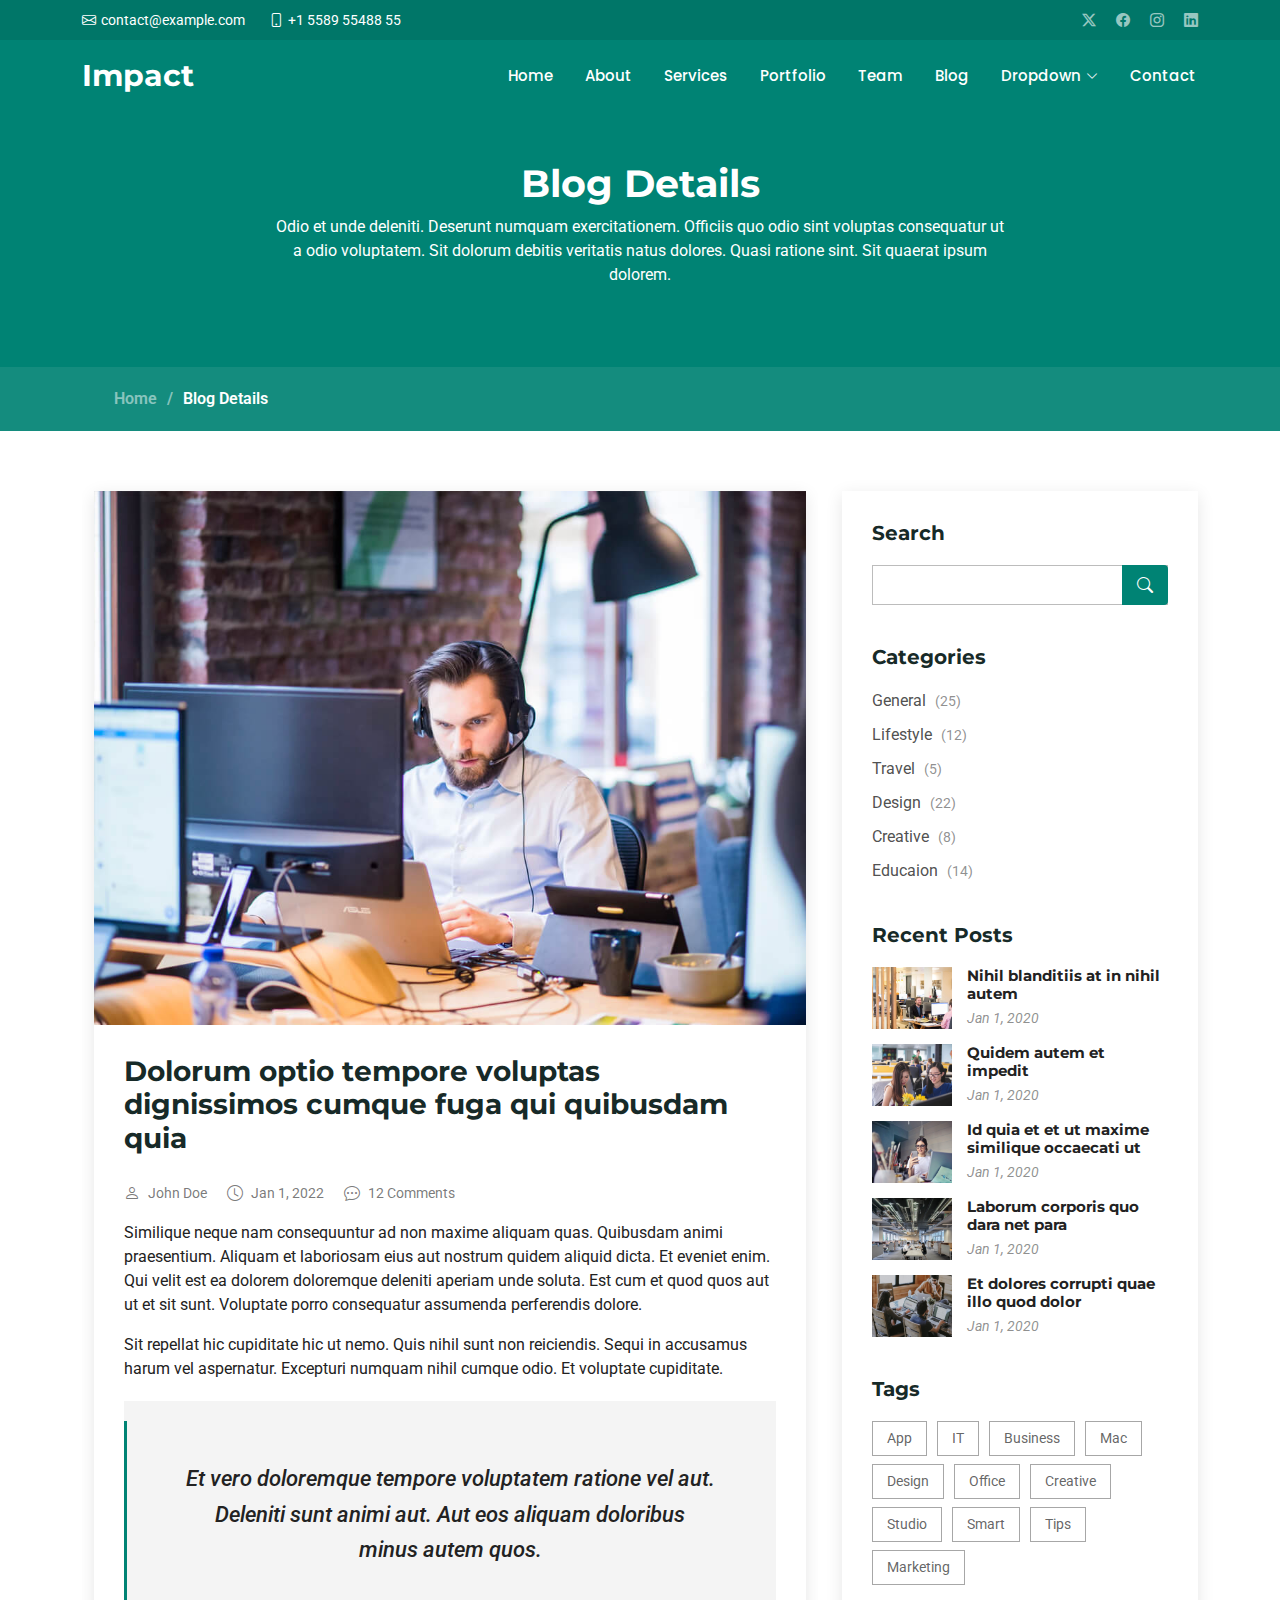
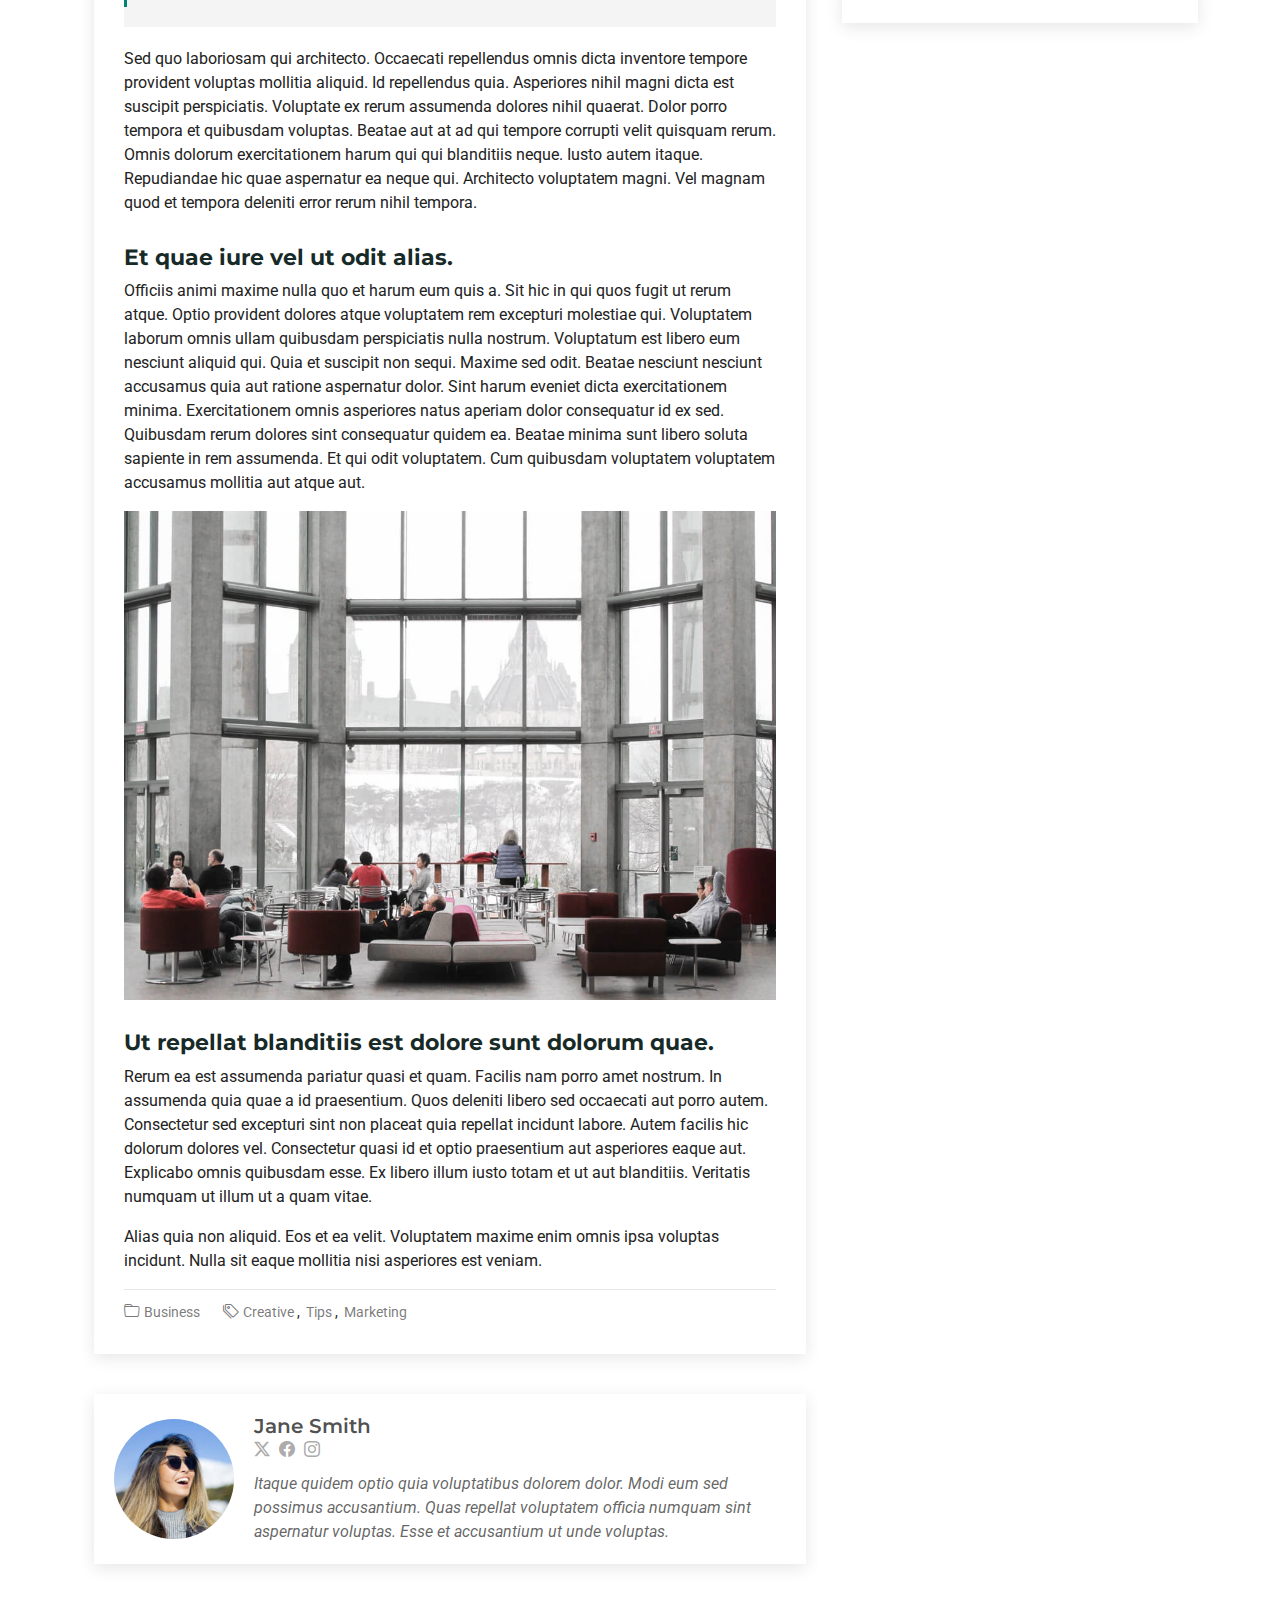
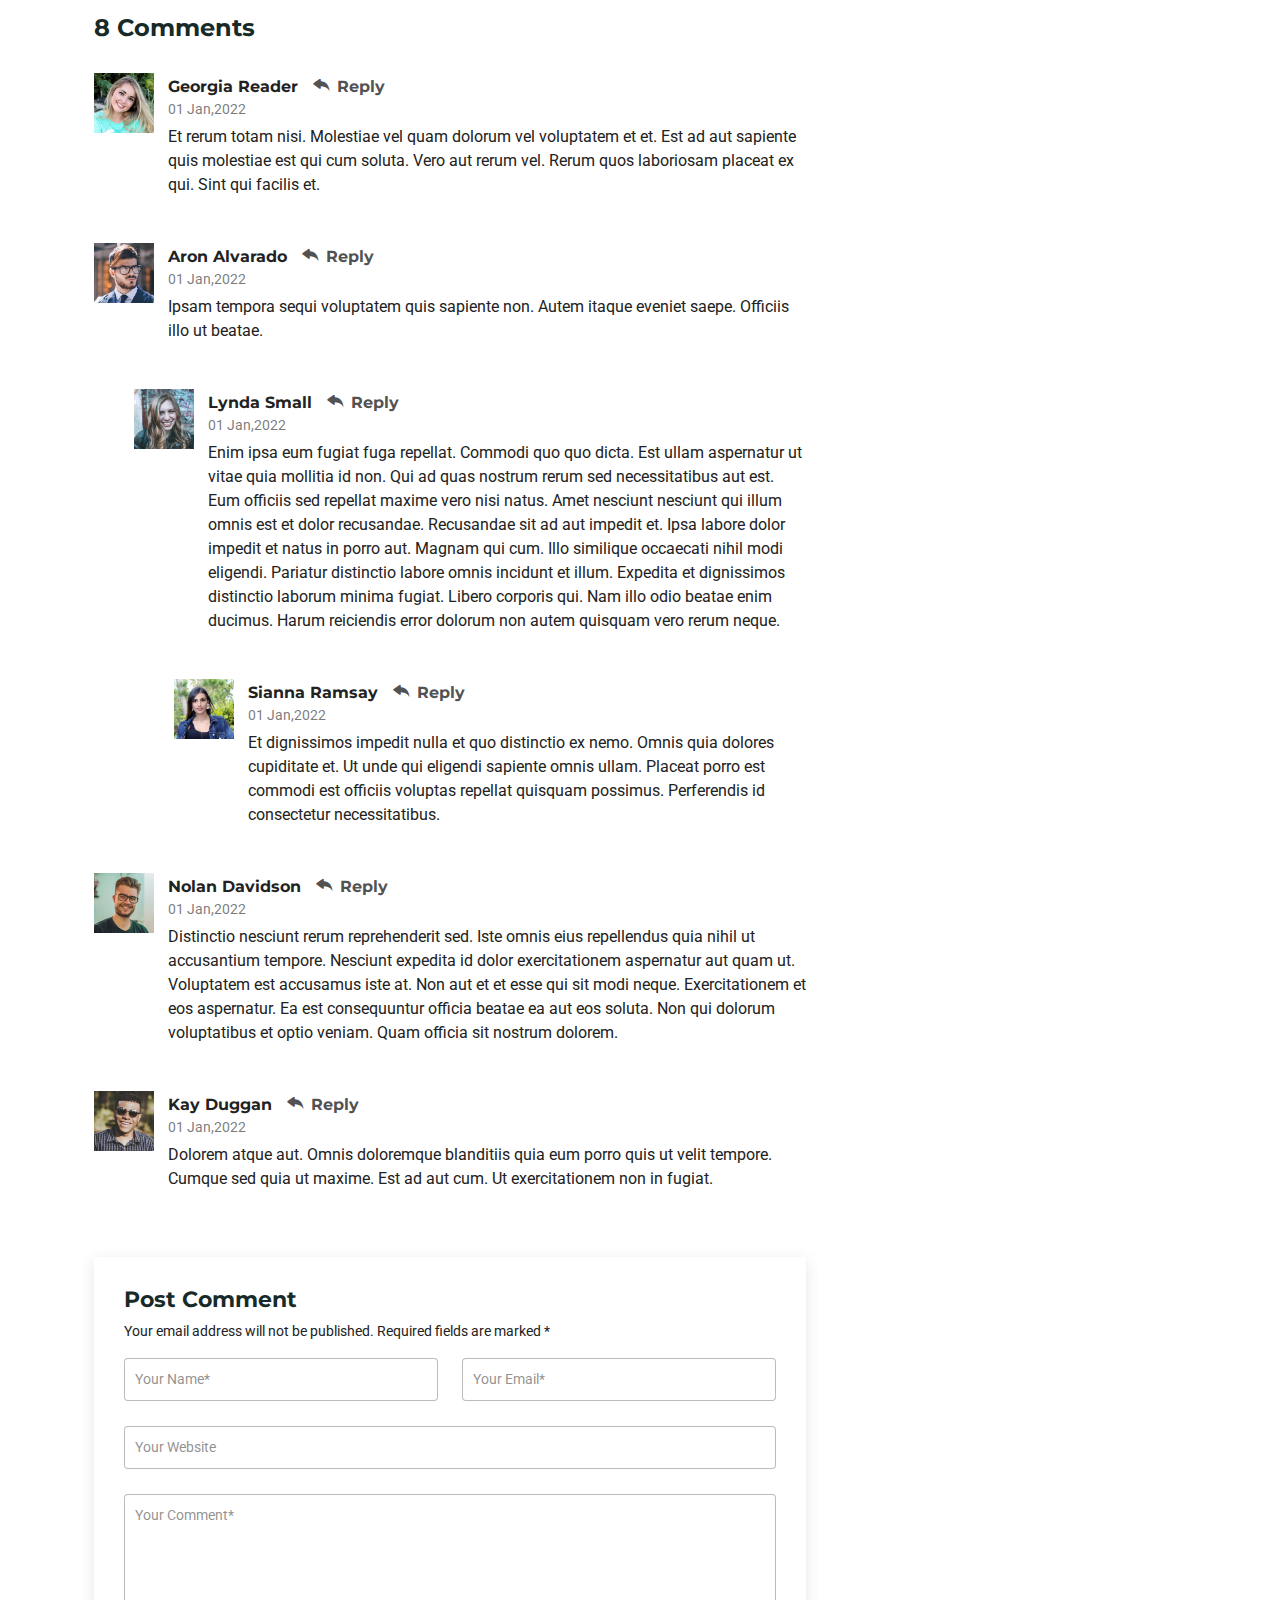
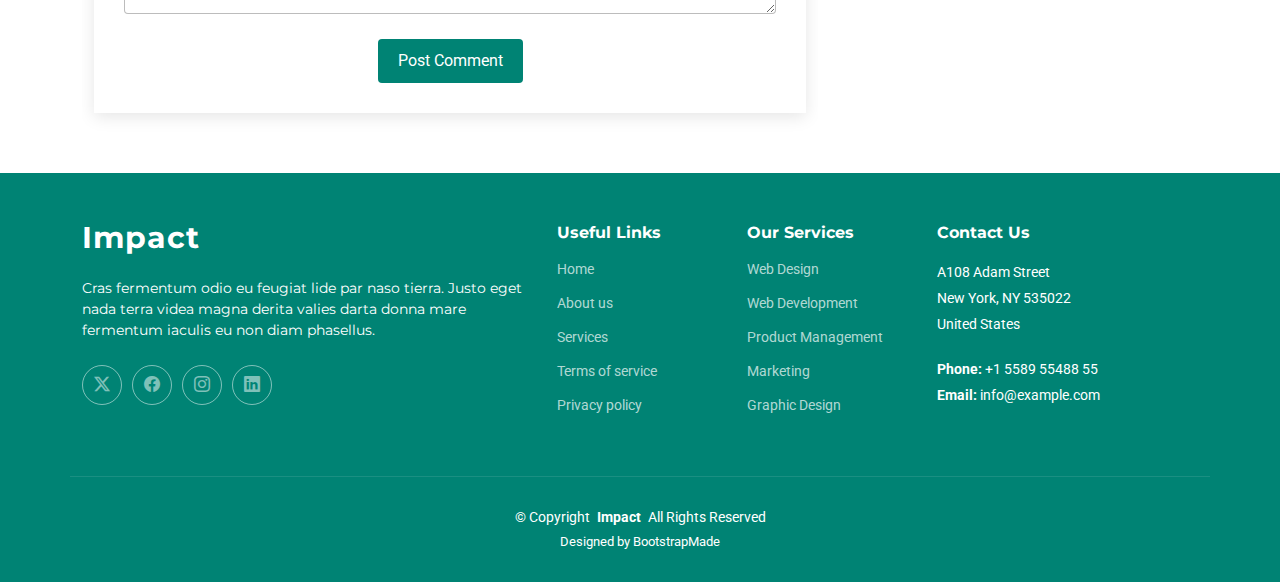
<file: blog-details.html>
<!DOCTYPE html>
<html lang="en">

<head>
  <meta charset="utf-8">
  <meta content="width=device-width, initial-scale=1.0" name="viewport">
  <title>Blog Details - Impact Bootstrap Template</title>
  <meta name="description" content="">
  <meta name="keywords" content="">

  <!-- Favicons -->
  <link href="assets/img/favicon.png" rel="icon">
  <link href="assets/img/apple-touch-icon.png" rel="apple-touch-icon">

  <!-- Fonts -->
  <link href="https://fonts.googleapis.com" rel="preconnect">
  <link href="https://fonts.gstatic.com" rel="preconnect" crossorigin>
  <link href="https://fonts.googleapis.com/css2?family=Roboto:ital,wght@0,100;0,300;0,400;0,500;0,700;0,900;1,100;1,300;1,400;1,500;1,700;1,900&family=Montserrat:ital,wght@0,100;0,200;0,300;0,400;0,500;0,600;0,700;0,800;0,900;1,100;1,200;1,300;1,400;1,500;1,600;1,700;1,800;1,900&family=Poppins:ital,wght@0,100;0,200;0,300;0,400;0,500;0,600;0,700;0,800;0,900;1,100;1,200;1,300;1,400;1,500;1,600;1,700;1,800;1,900&display=swap" rel="stylesheet">

  <!-- Vendor CSS Files -->
  <link href="assets/vendor/bootstrap/css/bootstrap.min.css" rel="stylesheet">
  <link href="assets/vendor/bootstrap-icons/bootstrap-icons.css" rel="stylesheet">
  <link href="assets/vendor/aos/aos.css" rel="stylesheet">
  <link href="assets/vendor/glightbox/css/glightbox.min.css" rel="stylesheet">
  <link href="assets/vendor/swiper/swiper-bundle.min.css" rel="stylesheet">

  <!-- Main CSS File -->
  <link href="assets/css/main.css" rel="stylesheet">

  <!-- =======================================================
  * Template Name: Impact
  * Template URL: https://bootstrapmade.com/impact-bootstrap-business-website-template/
  * Updated: Aug 07 2024 with Bootstrap v5.3.3
  * Author: BootstrapMade.com
  * License: https://bootstrapmade.com/license/
  ======================================================== -->
</head>

<body class="blog-details-page">

  <header id="header" class="header fixed-top">

    <div class="topbar d-flex align-items-center">
      <div class="container d-flex justify-content-center justify-content-md-between">
        <div class="contact-info d-flex align-items-center">
          <i class="bi bi-envelope d-flex align-items-center"><a href="mailto:contact@example.com">contact@example.com</a></i>
          <i class="bi bi-phone d-flex align-items-center ms-4"><span>+1 5589 55488 55</span></i>
        </div>
        <div class="social-links d-none d-md-flex align-items-center">
          <a href="#" class="twitter"><i class="bi bi-twitter-x"></i></a>
          <a href="#" class="facebook"><i class="bi bi-facebook"></i></a>
          <a href="#" class="instagram"><i class="bi bi-instagram"></i></a>
          <a href="#" class="linkedin"><i class="bi bi-linkedin"></i></a>
        </div>
      </div>
    </div><!-- End Top Bar -->

    <div class="branding d-flex align-items-cente">

      <div class="container position-relative d-flex align-items-center justify-content-between">
        <a href="index.html" class="logo d-flex align-items-center">
          <!-- Uncomment the line below if you also wish to use an image logo -->
          <!-- <img src="assets/img/logo.png" alt=""> -->
          <h1 class="sitename">Impact</h1>
          <span>.</span>
        </a>

        <nav id="navmenu" class="navmenu">
          <ul>
            <li><a href="#hero">Home<br></a></li>
            <li><a href="#about">About</a></li>
            <li><a href="#services">Services</a></li>
            <li><a href="#portfolio">Portfolio</a></li>
            <li><a href="#team">Team</a></li>
            <li><a href="blog.html">Blog</a></li>
            <li class="dropdown"><a href="#"><span>Dropdown</span> <i class="bi bi-chevron-down toggle-dropdown"></i></a>
              <ul>
                <li><a href="#">Dropdown 1</a></li>
                <li class="dropdown"><a href="#"><span>Deep Dropdown</span> <i class="bi bi-chevron-down toggle-dropdown"></i></a>
                  <ul>
                    <li><a href="#">Deep Dropdown 1</a></li>
                    <li><a href="#">Deep Dropdown 2</a></li>
                    <li><a href="#">Deep Dropdown 3</a></li>
                    <li><a href="#">Deep Dropdown 4</a></li>
                    <li><a href="#">Deep Dropdown 5</a></li>
                  </ul>
                </li>
                <li><a href="#">Dropdown 2</a></li>
                <li><a href="#">Dropdown 3</a></li>
                <li><a href="#">Dropdown 4</a></li>
              </ul>
            </li>
            <li><a href="#contact">Contact</a></li>
          </ul>
          <i class="mobile-nav-toggle d-xl-none bi bi-list"></i>
        </nav>

      </div>

    </div>

  </header>

  <main class="main">

    <!-- Page Title -->
    <div class="page-title">
      <div class="heading">
        <div class="container">
          <div class="row d-flex justify-content-center text-center">
            <div class="col-lg-8">
              <h1>Blog Details</h1>
              <p class="mb-0">Odio et unde deleniti. Deserunt numquam exercitationem. Officiis quo odio sint voluptas consequatur ut a odio voluptatem. Sit dolorum debitis veritatis natus dolores. Quasi ratione sint. Sit quaerat ipsum dolorem.</p>
            </div>
          </div>
        </div>
      </div>
      <nav class="breadcrumbs">
        <div class="container">
          <ol>
            <li><a href="index.html">Home</a></li>
            <li class="current">Blog Details</li>
          </ol>
        </div>
      </nav>
    </div><!-- End Page Title -->

    <div class="container">
      <div class="row">

        <div class="col-lg-8">

          <!-- Blog Details Section -->
          <section id="blog-details" class="blog-details section">
            <div class="container">

              <article class="article">

                <div class="post-img">
                  <img src="assets/img/blog/blog-1.jpg" alt="" class="img-fluid">
                </div>

                <h2 class="title">Dolorum optio tempore voluptas dignissimos cumque fuga qui quibusdam quia</h2>

                <div class="meta-top">
                  <ul>
                    <li class="d-flex align-items-center"><i class="bi bi-person"></i> <a href="blog-details.html">John Doe</a></li>
                    <li class="d-flex align-items-center"><i class="bi bi-clock"></i> <a href="blog-details.html"><time datetime="2020-01-01">Jan 1, 2022</time></a></li>
                    <li class="d-flex align-items-center"><i class="bi bi-chat-dots"></i> <a href="blog-details.html">12 Comments</a></li>
                  </ul>
                </div><!-- End meta top -->

                <div class="content">
                  <p>
                    Similique neque nam consequuntur ad non maxime aliquam quas. Quibusdam animi praesentium. Aliquam et laboriosam eius aut nostrum quidem aliquid dicta.
                    Et eveniet enim. Qui velit est ea dolorem doloremque deleniti aperiam unde soluta. Est cum et quod quos aut ut et sit sunt. Voluptate porro consequatur assumenda perferendis dolore.
                  </p>

                  <p>
                    Sit repellat hic cupiditate hic ut nemo. Quis nihil sunt non reiciendis. Sequi in accusamus harum vel aspernatur. Excepturi numquam nihil cumque odio. Et voluptate cupiditate.
                  </p>

                  <blockquote>
                    <p>
                      Et vero doloremque tempore voluptatem ratione vel aut. Deleniti sunt animi aut. Aut eos aliquam doloribus minus autem quos.
                    </p>
                  </blockquote>

                  <p>
                    Sed quo laboriosam qui architecto. Occaecati repellendus omnis dicta inventore tempore provident voluptas mollitia aliquid. Id repellendus quia. Asperiores nihil magni dicta est suscipit perspiciatis. Voluptate ex rerum assumenda dolores nihil quaerat.
                    Dolor porro tempora et quibusdam voluptas. Beatae aut at ad qui tempore corrupti velit quisquam rerum. Omnis dolorum exercitationem harum qui qui blanditiis neque.
                    Iusto autem itaque. Repudiandae hic quae aspernatur ea neque qui. Architecto voluptatem magni. Vel magnam quod et tempora deleniti error rerum nihil tempora.
                  </p>

                  <h3>Et quae iure vel ut odit alias.</h3>
                  <p>
                    Officiis animi maxime nulla quo et harum eum quis a. Sit hic in qui quos fugit ut rerum atque. Optio provident dolores atque voluptatem rem excepturi molestiae qui. Voluptatem laborum omnis ullam quibusdam perspiciatis nulla nostrum. Voluptatum est libero eum nesciunt aliquid qui.
                    Quia et suscipit non sequi. Maxime sed odit. Beatae nesciunt nesciunt accusamus quia aut ratione aspernatur dolor. Sint harum eveniet dicta exercitationem minima. Exercitationem omnis asperiores natus aperiam dolor consequatur id ex sed. Quibusdam rerum dolores sint consequatur quidem ea.
                    Beatae minima sunt libero soluta sapiente in rem assumenda. Et qui odit voluptatem. Cum quibusdam voluptatem voluptatem accusamus mollitia aut atque aut.
                  </p>
                  <img src="assets/img/blog/blog-inside-post.jpg" class="img-fluid" alt="">

                  <h3>Ut repellat blanditiis est dolore sunt dolorum quae.</h3>
                  <p>
                    Rerum ea est assumenda pariatur quasi et quam. Facilis nam porro amet nostrum. In assumenda quia quae a id praesentium. Quos deleniti libero sed occaecati aut porro autem. Consectetur sed excepturi sint non placeat quia repellat incidunt labore. Autem facilis hic dolorum dolores vel.
                    Consectetur quasi id et optio praesentium aut asperiores eaque aut. Explicabo omnis quibusdam esse. Ex libero illum iusto totam et ut aut blanditiis. Veritatis numquam ut illum ut a quam vitae.
                  </p>
                  <p>
                    Alias quia non aliquid. Eos et ea velit. Voluptatem maxime enim omnis ipsa voluptas incidunt. Nulla sit eaque mollitia nisi asperiores est veniam.
                  </p>

                </div><!-- End post content -->

                <div class="meta-bottom">
                  <i class="bi bi-folder"></i>
                  <ul class="cats">
                    <li><a href="#">Business</a></li>
                  </ul>

                  <i class="bi bi-tags"></i>
                  <ul class="tags">
                    <li><a href="#">Creative</a></li>
                    <li><a href="#">Tips</a></li>
                    <li><a href="#">Marketing</a></li>
                  </ul>
                </div><!-- End meta bottom -->

              </article>

            </div>
          </section><!-- /Blog Details Section -->

          <!-- Blog Author Section -->
          <section id="blog-author" class="blog-author section">

            <div class="container">
              <div class="author-container d-flex align-items-center">
                <img src="assets/img/blog/blog-author.jpg" class="rounded-circle flex-shrink-0" alt="">
                <div>
                  <h4>Jane Smith</h4>
                  <div class="social-links">
                    <a href="https://x.com/#"><i class="bi bi-twitter-x"></i></a>
                    <a href="https://facebook.com/#"><i class="bi bi-facebook"></i></a>
                    <a href="https://instagram.com/#"><i class="biu bi-instagram"></i></a>
                  </div>
                  <p>
                    Itaque quidem optio quia voluptatibus dolorem dolor. Modi eum sed possimus accusantium. Quas repellat voluptatem officia numquam sint aspernatur voluptas. Esse et accusantium ut unde voluptas.
                  </p>
                </div>
              </div>
            </div>

          </section><!-- /Blog Author Section -->

          <!-- Blog Comments Section -->
          <section id="blog-comments" class="blog-comments section">

            <div class="container">

              <h4 class="comments-count">8 Comments</h4>

              <div id="comment-1" class="comment">
                <div class="d-flex">
                  <div class="comment-img"><img src="assets/img/blog/comments-1.jpg" alt=""></div>
                  <div>
                    <h5><a href="">Georgia Reader</a> <a href="#" class="reply"><i class="bi bi-reply-fill"></i> Reply</a></h5>
                    <time datetime="2020-01-01">01 Jan,2022</time>
                    <p>
                      Et rerum totam nisi. Molestiae vel quam dolorum vel voluptatem et et. Est ad aut sapiente quis molestiae est qui cum soluta.
                      Vero aut rerum vel. Rerum quos laboriosam placeat ex qui. Sint qui facilis et.
                    </p>
                  </div>
                </div>
              </div><!-- End comment #1 -->

              <div id="comment-2" class="comment">
                <div class="d-flex">
                  <div class="comment-img"><img src="assets/img/blog/comments-2.jpg" alt=""></div>
                  <div>
                    <h5><a href="">Aron Alvarado</a> <a href="#" class="reply"><i class="bi bi-reply-fill"></i> Reply</a></h5>
                    <time datetime="2020-01-01">01 Jan,2022</time>
                    <p>
                      Ipsam tempora sequi voluptatem quis sapiente non. Autem itaque eveniet saepe. Officiis illo ut beatae.
                    </p>
                  </div>
                </div>

                <div id="comment-reply-1" class="comment comment-reply">
                  <div class="d-flex">
                    <div class="comment-img"><img src="assets/img/blog/comments-3.jpg" alt=""></div>
                    <div>
                      <h5><a href="">Lynda Small</a> <a href="#" class="reply"><i class="bi bi-reply-fill"></i> Reply</a></h5>
                      <time datetime="2020-01-01">01 Jan,2022</time>
                      <p>
                        Enim ipsa eum fugiat fuga repellat. Commodi quo quo dicta. Est ullam aspernatur ut vitae quia mollitia id non. Qui ad quas nostrum rerum sed necessitatibus aut est. Eum officiis sed repellat maxime vero nisi natus. Amet nesciunt nesciunt qui illum omnis est et dolor recusandae.

                        Recusandae sit ad aut impedit et. Ipsa labore dolor impedit et natus in porro aut. Magnam qui cum. Illo similique occaecati nihil modi eligendi. Pariatur distinctio labore omnis incidunt et illum. Expedita et dignissimos distinctio laborum minima fugiat.

                        Libero corporis qui. Nam illo odio beatae enim ducimus. Harum reiciendis error dolorum non autem quisquam vero rerum neque.
                      </p>
                    </div>
                  </div>

                  <div id="comment-reply-2" class="comment comment-reply">
                    <div class="d-flex">
                      <div class="comment-img"><img src="assets/img/blog/comments-4.jpg" alt=""></div>
                      <div>
                        <h5><a href="">Sianna Ramsay</a> <a href="#" class="reply"><i class="bi bi-reply-fill"></i> Reply</a></h5>
                        <time datetime="2020-01-01">01 Jan,2022</time>
                        <p>
                          Et dignissimos impedit nulla et quo distinctio ex nemo. Omnis quia dolores cupiditate et. Ut unde qui eligendi sapiente omnis ullam. Placeat porro est commodi est officiis voluptas repellat quisquam possimus. Perferendis id consectetur necessitatibus.
                        </p>
                      </div>
                    </div>

                  </div><!-- End comment reply #2-->

                </div><!-- End comment reply #1-->

              </div><!-- End comment #2-->

              <div id="comment-3" class="comment">
                <div class="d-flex">
                  <div class="comment-img"><img src="assets/img/blog/comments-5.jpg" alt=""></div>
                  <div>
                    <h5><a href="">Nolan Davidson</a> <a href="#" class="reply"><i class="bi bi-reply-fill"></i> Reply</a></h5>
                    <time datetime="2020-01-01">01 Jan,2022</time>
                    <p>
                      Distinctio nesciunt rerum reprehenderit sed. Iste omnis eius repellendus quia nihil ut accusantium tempore. Nesciunt expedita id dolor exercitationem aspernatur aut quam ut. Voluptatem est accusamus iste at.
                      Non aut et et esse qui sit modi neque. Exercitationem et eos aspernatur. Ea est consequuntur officia beatae ea aut eos soluta. Non qui dolorum voluptatibus et optio veniam. Quam officia sit nostrum dolorem.
                    </p>
                  </div>
                </div>

              </div><!-- End comment #3 -->

              <div id="comment-4" class="comment">
                <div class="d-flex">
                  <div class="comment-img"><img src="assets/img/blog/comments-6.jpg" alt=""></div>
                  <div>
                    <h5><a href="">Kay Duggan</a> <a href="#" class="reply"><i class="bi bi-reply-fill"></i> Reply</a></h5>
                    <time datetime="2020-01-01">01 Jan,2022</time>
                    <p>
                      Dolorem atque aut. Omnis doloremque blanditiis quia eum porro quis ut velit tempore. Cumque sed quia ut maxime. Est ad aut cum. Ut exercitationem non in fugiat.
                    </p>
                  </div>
                </div>

              </div><!-- End comment #4 -->

            </div>

          </section><!-- /Blog Comments Section -->

          <!-- Comment Form Section -->
          <section id="comment-form" class="comment-form section">
            <div class="container">

              <form action="">

                <h4>Post Comment</h4>
                <p>Your email address will not be published. Required fields are marked * </p>
                <div class="row">
                  <div class="col-md-6 form-group">
                    <input name="name" type="text" class="form-control" placeholder="Your Name*">
                  </div>
                  <div class="col-md-6 form-group">
                    <input name="email" type="text" class="form-control" placeholder="Your Email*">
                  </div>
                </div>
                <div class="row">
                  <div class="col form-group">
                    <input name="website" type="text" class="form-control" placeholder="Your Website">
                  </div>
                </div>
                <div class="row">
                  <div class="col form-group">
                    <textarea name="comment" class="form-control" placeholder="Your Comment*"></textarea>
                  </div>
                </div>

                <div class="text-center">
                  <button type="submit" class="btn btn-primary">Post Comment</button>
                </div>

              </form>

            </div>
          </section><!-- /Comment Form Section -->

        </div>

        <div class="col-lg-4 sidebar">

          <div class="widgets-container">

            <!-- Search Widget -->
            <div class="search-widget widget-item">

              <h3 class="widget-title">Search</h3>
              <form action="">
                <input type="text">
                <button type="submit" title="Search"><i class="bi bi-search"></i></button>
              </form>

            </div><!--/Search Widget -->

            <!-- Categories Widget -->
            <div class="categories-widget widget-item">

              <h3 class="widget-title">Categories</h3>
              <ul class="mt-3">
                <li><a href="#">General <span>(25)</span></a></li>
                <li><a href="#">Lifestyle <span>(12)</span></a></li>
                <li><a href="#">Travel <span>(5)</span></a></li>
                <li><a href="#">Design <span>(22)</span></a></li>
                <li><a href="#">Creative <span>(8)</span></a></li>
                <li><a href="#">Educaion <span>(14)</span></a></li>
              </ul>

            </div><!--/Categories Widget -->

            <!-- Recent Posts Widget -->
            <div class="recent-posts-widget widget-item">

              <h3 class="widget-title">Recent Posts</h3>

              <div class="post-item">
                <img src="assets/img/blog/blog-recent-1.jpg" alt="" class="flex-shrink-0">
                <div>
                  <h4><a href="blog-details.html">Nihil blanditiis at in nihil autem</a></h4>
                  <time datetime="2020-01-01">Jan 1, 2020</time>
                </div>
              </div><!-- End recent post item-->

              <div class="post-item">
                <img src="assets/img/blog/blog-recent-2.jpg" alt="" class="flex-shrink-0">
                <div>
                  <h4><a href="blog-details.html">Quidem autem et impedit</a></h4>
                  <time datetime="2020-01-01">Jan 1, 2020</time>
                </div>
              </div><!-- End recent post item-->

              <div class="post-item">
                <img src="assets/img/blog/blog-recent-3.jpg" alt="" class="flex-shrink-0">
                <div>
                  <h4><a href="blog-details.html">Id quia et et ut maxime similique occaecati ut</a></h4>
                  <time datetime="2020-01-01">Jan 1, 2020</time>
                </div>
              </div><!-- End recent post item-->

              <div class="post-item">
                <img src="assets/img/blog/blog-recent-4.jpg" alt="" class="flex-shrink-0">
                <div>
                  <h4><a href="blog-details.html">Laborum corporis quo dara net para</a></h4>
                  <time datetime="2020-01-01">Jan 1, 2020</time>
                </div>
              </div><!-- End recent post item-->

              <div class="post-item">
                <img src="assets/img/blog/blog-recent-5.jpg" alt="" class="flex-shrink-0">
                <div>
                  <h4><a href="blog-details.html">Et dolores corrupti quae illo quod dolor</a></h4>
                  <time datetime="2020-01-01">Jan 1, 2020</time>
                </div>
              </div><!-- End recent post item-->

            </div><!--/Recent Posts Widget -->

            <!-- Tags Widget -->
            <div class="tags-widget widget-item">

              <h3 class="widget-title">Tags</h3>
              <ul>
                <li><a href="#">App</a></li>
                <li><a href="#">IT</a></li>
                <li><a href="#">Business</a></li>
                <li><a href="#">Mac</a></li>
                <li><a href="#">Design</a></li>
                <li><a href="#">Office</a></li>
                <li><a href="#">Creative</a></li>
                <li><a href="#">Studio</a></li>
                <li><a href="#">Smart</a></li>
                <li><a href="#">Tips</a></li>
                <li><a href="#">Marketing</a></li>
              </ul>

            </div><!--/Tags Widget -->

          </div>

        </div>

      </div>
    </div>

  </main>

  <footer id="footer" class="footer accent-background">

    <div class="container footer-top">
      <div class="row gy-4">
        <div class="col-lg-5 col-md-12 footer-about">
          <a href="index.html" class="logo d-flex align-items-center">
            <span class="sitename">Impact</span>
          </a>
          <p>Cras fermentum odio eu feugiat lide par naso tierra. Justo eget nada terra videa magna derita valies darta donna mare fermentum iaculis eu non diam phasellus.</p>
          <div class="social-links d-flex mt-4">
            <a href=""><i class="bi bi-twitter-x"></i></a>
            <a href=""><i class="bi bi-facebook"></i></a>
            <a href=""><i class="bi bi-instagram"></i></a>
            <a href=""><i class="bi bi-linkedin"></i></a>
          </div>
        </div>

        <div class="col-lg-2 col-6 footer-links">
          <h4>Useful Links</h4>
          <ul>
            <li><a href="#">Home</a></li>
            <li><a href="#">About us</a></li>
            <li><a href="#">Services</a></li>
            <li><a href="#">Terms of service</a></li>
            <li><a href="#">Privacy policy</a></li>
          </ul>
        </div>

        <div class="col-lg-2 col-6 footer-links">
          <h4>Our Services</h4>
          <ul>
            <li><a href="#">Web Design</a></li>
            <li><a href="#">Web Development</a></li>
            <li><a href="#">Product Management</a></li>
            <li><a href="#">Marketing</a></li>
            <li><a href="#">Graphic Design</a></li>
          </ul>
        </div>

        <div class="col-lg-3 col-md-12 footer-contact text-center text-md-start">
          <h4>Contact Us</h4>
          <p>A108 Adam Street</p>
          <p>New York, NY 535022</p>
          <p>United States</p>
          <p class="mt-4"><strong>Phone:</strong> <span>+1 5589 55488 55</span></p>
          <p><strong>Email:</strong> <span>info@example.com</span></p>
        </div>

      </div>
    </div>

    <div class="container copyright text-center mt-4">
      <p>© <span>Copyright</span> <strong class="px-1 sitename">Impact</strong> <span>All Rights Reserved</span></p>
      <div class="credits">
        <!-- All the links in the footer should remain intact. -->
        <!-- You can delete the links only if you've purchased the pro version. -->
        <!-- Licensing information: https://bootstrapmade.com/license/ -->
        <!-- Purchase the pro version with working PHP/AJAX contact form: [buy-url] -->
        Designed by <a href="https://bootstrapmade.com/">BootstrapMade</a>
      </div>
    </div>

  </footer>

  <!-- Scroll Top -->
  <a href="#" id="scroll-top" class="scroll-top d-flex align-items-center justify-content-center"><i class="bi bi-arrow-up-short"></i></a>

  <!-- Preloader -->
  <div id="preloader"></div>

  <!-- Vendor JS Files -->
  <script src="assets/vendor/bootstrap/js/bootstrap.bundle.min.js"></script>
  <script src="assets/vendor/php-email-form/validate.js"></script>
  <script src="assets/vendor/aos/aos.js"></script>
  <script src="assets/vendor/glightbox/js/glightbox.min.js"></script>
  <script src="assets/vendor/swiper/swiper-bundle.min.js"></script>
  <script src="assets/vendor/purecounter/purecounter_vanilla.js"></script>
  <script src="assets/vendor/imagesloaded/imagesloaded.pkgd.min.js"></script>
  <script src="assets/vendor/isotope-layout/isotope.pkgd.min.js"></script>

  <!-- Main JS File -->
  <script src="assets/js/main.js"></script>

</body>

</html>
</file>
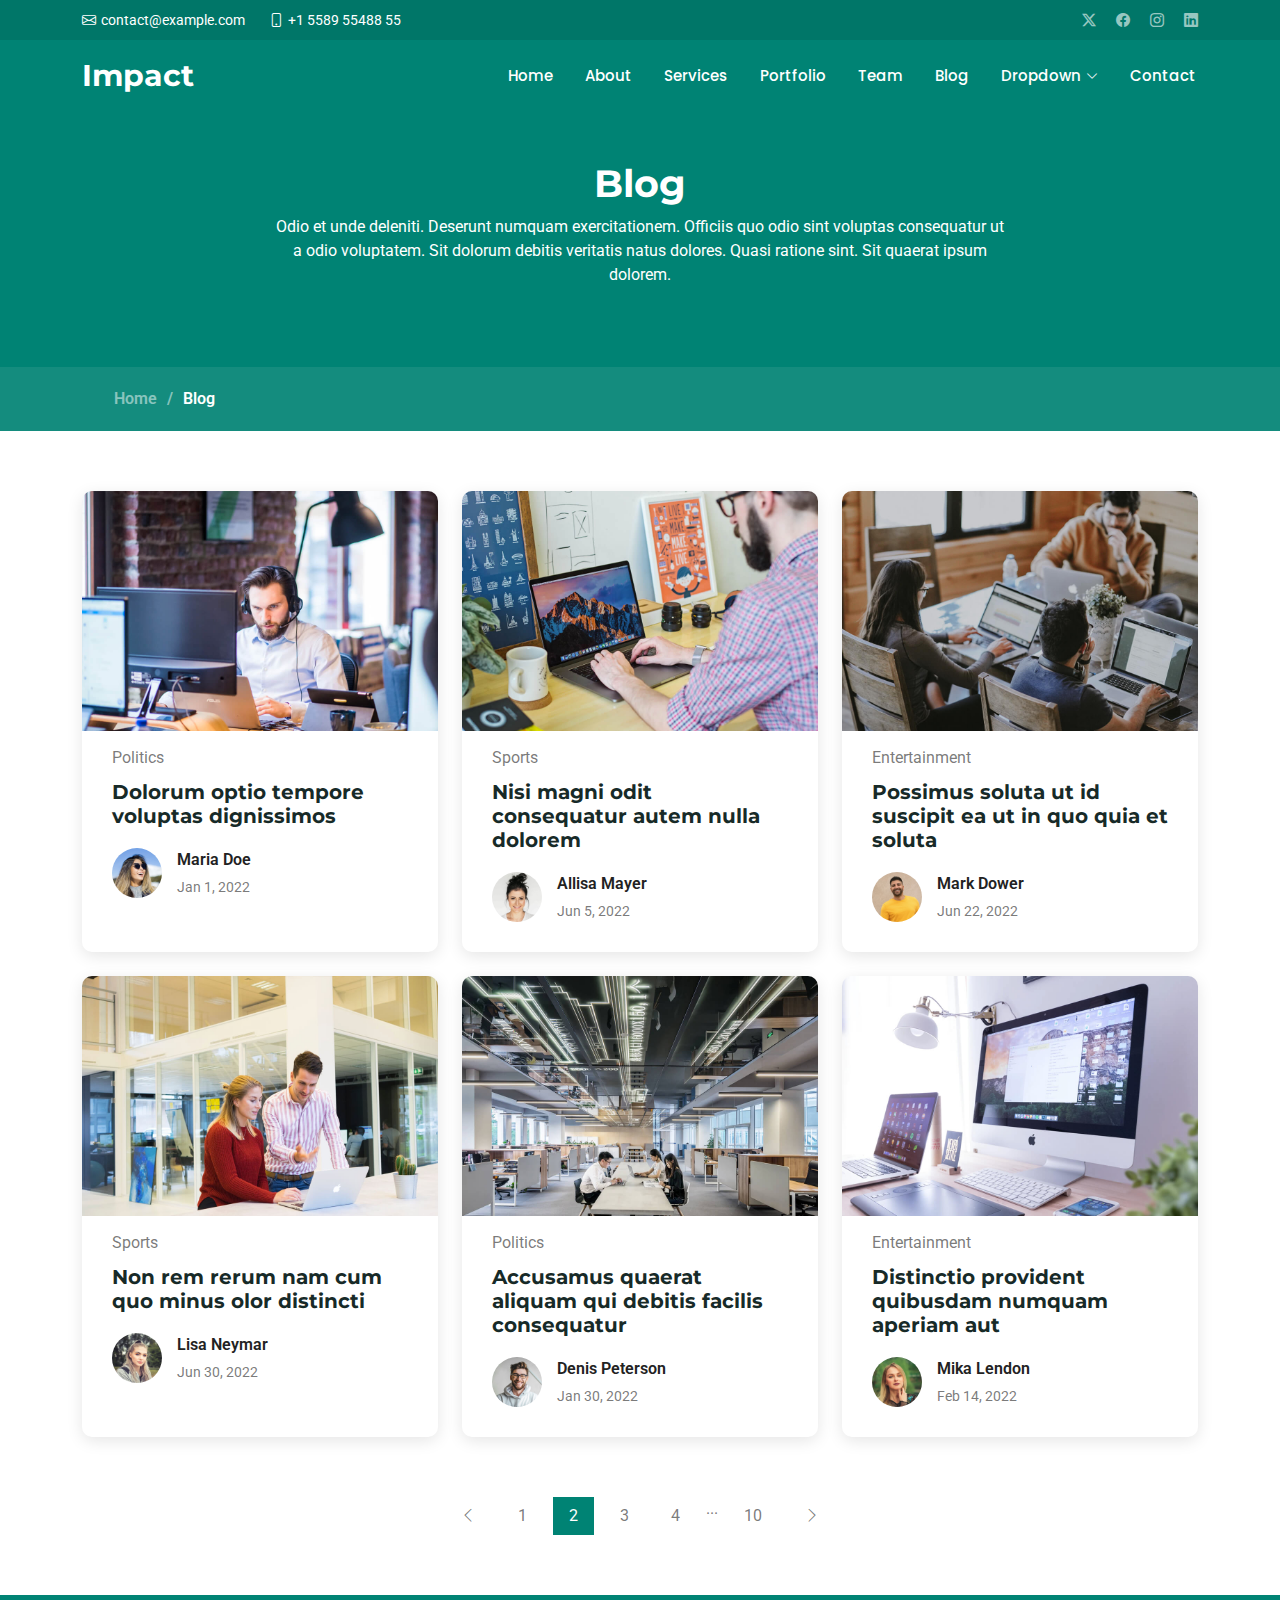
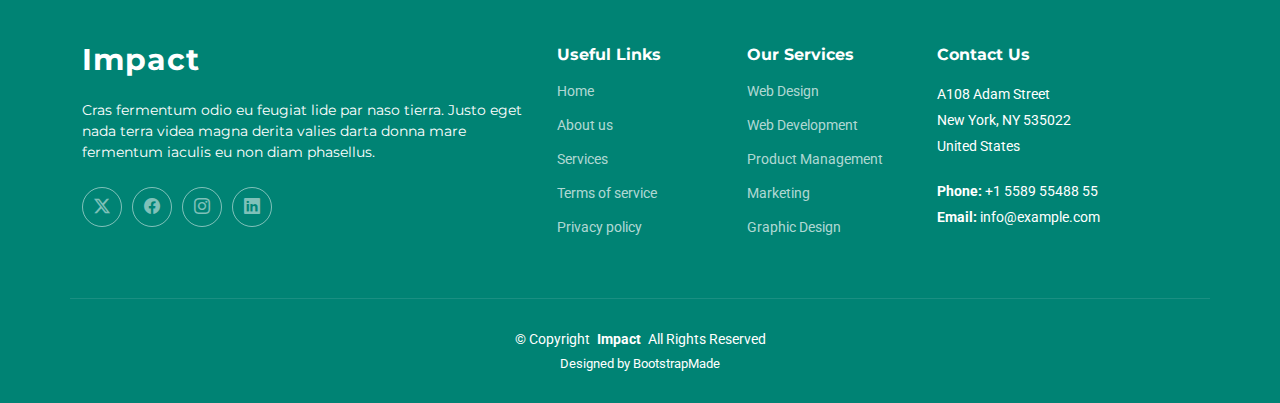
<file: blog.html>
<!DOCTYPE html>
<html lang="en">

<head>
  <meta charset="utf-8">
  <meta content="width=device-width, initial-scale=1.0" name="viewport">
  <title>Blog - Impact Bootstrap Template</title>
  <meta name="description" content="">
  <meta name="keywords" content="">

  <!-- Favicons -->
  <link href="assets/img/favicon.png" rel="icon">
  <link href="assets/img/apple-touch-icon.png" rel="apple-touch-icon">

  <!-- Fonts -->
  <link href="https://fonts.googleapis.com" rel="preconnect">
  <link href="https://fonts.gstatic.com" rel="preconnect" crossorigin>
  <link href="https://fonts.googleapis.com/css2?family=Roboto:ital,wght@0,100;0,300;0,400;0,500;0,700;0,900;1,100;1,300;1,400;1,500;1,700;1,900&family=Montserrat:ital,wght@0,100;0,200;0,300;0,400;0,500;0,600;0,700;0,800;0,900;1,100;1,200;1,300;1,400;1,500;1,600;1,700;1,800;1,900&family=Poppins:ital,wght@0,100;0,200;0,300;0,400;0,500;0,600;0,700;0,800;0,900;1,100;1,200;1,300;1,400;1,500;1,600;1,700;1,800;1,900&display=swap" rel="stylesheet">

  <!-- Vendor CSS Files -->
  <link href="assets/vendor/bootstrap/css/bootstrap.min.css" rel="stylesheet">
  <link href="assets/vendor/bootstrap-icons/bootstrap-icons.css" rel="stylesheet">
  <link href="assets/vendor/aos/aos.css" rel="stylesheet">
  <link href="assets/vendor/glightbox/css/glightbox.min.css" rel="stylesheet">
  <link href="assets/vendor/swiper/swiper-bundle.min.css" rel="stylesheet">

  <!-- Main CSS File -->
  <link href="assets/css/main.css" rel="stylesheet">

  <!-- =======================================================
  * Template Name: Impact
  * Template URL: https://bootstrapmade.com/impact-bootstrap-business-website-template/
  * Updated: Aug 07 2024 with Bootstrap v5.3.3
  * Author: BootstrapMade.com
  * License: https://bootstrapmade.com/license/
  ======================================================== -->
</head>

<body class="blog-page">

  <header id="header" class="header fixed-top">

    <div class="topbar d-flex align-items-center">
      <div class="container d-flex justify-content-center justify-content-md-between">
        <div class="contact-info d-flex align-items-center">
          <i class="bi bi-envelope d-flex align-items-center"><a href="mailto:contact@example.com">contact@example.com</a></i>
          <i class="bi bi-phone d-flex align-items-center ms-4"><span>+1 5589 55488 55</span></i>
        </div>
        <div class="social-links d-none d-md-flex align-items-center">
          <a href="#" class="twitter"><i class="bi bi-twitter-x"></i></a>
          <a href="#" class="facebook"><i class="bi bi-facebook"></i></a>
          <a href="#" class="instagram"><i class="bi bi-instagram"></i></a>
          <a href="#" class="linkedin"><i class="bi bi-linkedin"></i></a>
        </div>
      </div>
    </div><!-- End Top Bar -->

    <div class="branding d-flex align-items-cente">

      <div class="container position-relative d-flex align-items-center justify-content-between">
        <a href="index.html" class="logo d-flex align-items-center">
          <!-- Uncomment the line below if you also wish to use an image logo -->
          <!-- <img src="assets/img/logo.png" alt=""> -->
          <h1 class="sitename">Impact</h1>
          <span>.</span>
        </a>

        <nav id="navmenu" class="navmenu">
          <ul>
            <li><a href="#hero">Home<br></a></li>
            <li><a href="#about">About</a></li>
            <li><a href="#services">Services</a></li>
            <li><a href="#portfolio">Portfolio</a></li>
            <li><a href="#team">Team</a></li>
            <li><a href="blog.html" class="active">Blog</a></li>
            <li class="dropdown"><a href="#"><span>Dropdown</span> <i class="bi bi-chevron-down toggle-dropdown"></i></a>
              <ul>
                <li><a href="#">Dropdown 1</a></li>
                <li class="dropdown"><a href="#"><span>Deep Dropdown</span> <i class="bi bi-chevron-down toggle-dropdown"></i></a>
                  <ul>
                    <li><a href="#">Deep Dropdown 1</a></li>
                    <li><a href="#">Deep Dropdown 2</a></li>
                    <li><a href="#">Deep Dropdown 3</a></li>
                    <li><a href="#">Deep Dropdown 4</a></li>
                    <li><a href="#">Deep Dropdown 5</a></li>
                  </ul>
                </li>
                <li><a href="#">Dropdown 2</a></li>
                <li><a href="#">Dropdown 3</a></li>
                <li><a href="#">Dropdown 4</a></li>
              </ul>
            </li>
            <li><a href="#contact">Contact</a></li>
          </ul>
          <i class="mobile-nav-toggle d-xl-none bi bi-list"></i>
        </nav>

      </div>

    </div>

  </header>

  <main class="main">

    <!-- Page Title -->
    <div class="page-title">
      <div class="heading">
        <div class="container">
          <div class="row d-flex justify-content-center text-center">
            <div class="col-lg-8">
              <h1>Blog</h1>
              <p class="mb-0">Odio et unde deleniti. Deserunt numquam exercitationem. Officiis quo odio sint voluptas consequatur ut a odio voluptatem. Sit dolorum debitis veritatis natus dolores. Quasi ratione sint. Sit quaerat ipsum dolorem.</p>
            </div>
          </div>
        </div>
      </div>
      <nav class="breadcrumbs">
        <div class="container">
          <ol>
            <li><a href="index.html">Home</a></li>
            <li class="current">Blog</li>
          </ol>
        </div>
      </nav>
    </div><!-- End Page Title -->

    <!-- Blog Posts Section -->
    <section id="blog-posts" class="blog-posts section">

      <div class="container">
        <div class="row gy-4">

          <div class="col-lg-4">
            <article>

              <div class="post-img">
                <img src="assets/img/blog/blog-1.jpg" alt="" class="img-fluid">
              </div>

              <p class="post-category">Politics</p>

              <h2 class="title">
                <a href="blog-details.html">Dolorum optio tempore voluptas dignissimos</a>
              </h2>

              <div class="d-flex align-items-center">
                <img src="assets/img/blog/blog-author.jpg" alt="" class="img-fluid post-author-img flex-shrink-0">
                <div class="post-meta">
                  <p class="post-author">Maria Doe</p>
                  <p class="post-date">
                    <time datetime="2022-01-01">Jan 1, 2022</time>
                  </p>
                </div>
              </div>

            </article>
          </div><!-- End post list item -->

          <div class="col-lg-4">
            <article>

              <div class="post-img">
                <img src="assets/img/blog/blog-2.jpg" alt="" class="img-fluid">
              </div>

              <p class="post-category">Sports</p>

              <h2 class="title">
                <a href="blog-details.html">Nisi magni odit consequatur autem nulla dolorem</a>
              </h2>

              <div class="d-flex align-items-center">
                <img src="assets/img/blog/blog-author-2.jpg" alt="" class="img-fluid post-author-img flex-shrink-0">
                <div class="post-meta">
                  <p class="post-author">Allisa Mayer</p>
                  <p class="post-date">
                    <time datetime="2022-01-01">Jun 5, 2022</time>
                  </p>
                </div>
              </div>

            </article>
          </div><!-- End post list item -->

          <div class="col-lg-4">
            <article>

              <div class="post-img">
                <img src="assets/img/blog/blog-3.jpg" alt="" class="img-fluid">
              </div>

              <p class="post-category">Entertainment</p>

              <h2 class="title">
                <a href="blog-details.html">Possimus soluta ut id suscipit ea ut in quo quia et soluta</a>
              </h2>

              <div class="d-flex align-items-center">
                <img src="assets/img/blog/blog-author-3.jpg" alt="" class="img-fluid post-author-img flex-shrink-0">
                <div class="post-meta">
                  <p class="post-author">Mark Dower</p>
                  <p class="post-date">
                    <time datetime="2022-01-01">Jun 22, 2022</time>
                  </p>
                </div>
              </div>

            </article>
          </div><!-- End post list item -->

          <div class="col-lg-4">
            <article>

              <div class="post-img">
                <img src="assets/img/blog/blog-4.jpg" alt="" class="img-fluid">
              </div>

              <p class="post-category">Sports</p>

              <h2 class="title">
                <a href="blog-details.html">Non rem rerum nam cum quo minus olor distincti</a>
              </h2>

              <div class="d-flex align-items-center">
                <img src="assets/img/blog/blog-author-4.jpg" alt="" class="img-fluid post-author-img flex-shrink-0">
                <div class="post-meta">
                  <p class="post-author">Lisa Neymar</p>
                  <p class="post-date">
                    <time datetime="2022-01-01">Jun 30, 2022</time>
                  </p>
                </div>
              </div>

            </article>
          </div><!-- End post list item -->

          <div class="col-lg-4">
            <article>

              <div class="post-img">
                <img src="assets/img/blog/blog-5.jpg" alt="" class="img-fluid">
              </div>

              <p class="post-category">Politics</p>

              <h2 class="title">
                <a href="blog-details.html">Accusamus quaerat aliquam qui debitis facilis consequatur</a>
              </h2>

              <div class="d-flex align-items-center">
                <img src="assets/img/blog/blog-author-5.jpg" alt="" class="img-fluid post-author-img flex-shrink-0">
                <div class="post-meta">
                  <p class="post-author">Denis Peterson</p>
                  <p class="post-date">
                    <time datetime="2022-01-01">Jan 30, 2022</time>
                  </p>
                </div>
              </div>

            </article>
          </div><!-- End post list item -->

          <div class="col-lg-4">
            <article>

              <div class="post-img">
                <img src="assets/img/blog/blog-6.jpg" alt="" class="img-fluid">
              </div>

              <p class="post-category">Entertainment</p>

              <h2 class="title">
                <a href="blog-details.html">Distinctio provident quibusdam numquam aperiam aut</a>
              </h2>

              <div class="d-flex align-items-center">
                <img src="assets/img/blog/blog-author-6.jpg" alt="" class="img-fluid post-author-img flex-shrink-0">
                <div class="post-meta">
                  <p class="post-author">Mika Lendon</p>
                  <p class="post-date">
                    <time datetime="2022-01-01">Feb 14, 2022</time>
                  </p>
                </div>
              </div>

            </article>
          </div><!-- End post list item -->

        </div>
      </div>

    </section><!-- /Blog Posts Section -->

    <!-- Blog Pagination Section -->
    <section id="blog-pagination" class="blog-pagination section">

      <div class="container">
        <div class="d-flex justify-content-center">
          <ul>
            <li><a href="#"><i class="bi bi-chevron-left"></i></a></li>
            <li><a href="#">1</a></li>
            <li><a href="#" class="active">2</a></li>
            <li><a href="#">3</a></li>
            <li><a href="#">4</a></li>
            <li>...</li>
            <li><a href="#">10</a></li>
            <li><a href="#"><i class="bi bi-chevron-right"></i></a></li>
          </ul>
        </div>
      </div>

    </section><!-- /Blog Pagination Section -->

  </main>

  <footer id="footer" class="footer accent-background">

    <div class="container footer-top">
      <div class="row gy-4">
        <div class="col-lg-5 col-md-12 footer-about">
          <a href="index.html" class="logo d-flex align-items-center">
            <span class="sitename">Impact</span>
          </a>
          <p>Cras fermentum odio eu feugiat lide par naso tierra. Justo eget nada terra videa magna derita valies darta donna mare fermentum iaculis eu non diam phasellus.</p>
          <div class="social-links d-flex mt-4">
            <a href=""><i class="bi bi-twitter-x"></i></a>
            <a href=""><i class="bi bi-facebook"></i></a>
            <a href=""><i class="bi bi-instagram"></i></a>
            <a href=""><i class="bi bi-linkedin"></i></a>
          </div>
        </div>

        <div class="col-lg-2 col-6 footer-links">
          <h4>Useful Links</h4>
          <ul>
            <li><a href="#">Home</a></li>
            <li><a href="#">About us</a></li>
            <li><a href="#">Services</a></li>
            <li><a href="#">Terms of service</a></li>
            <li><a href="#">Privacy policy</a></li>
          </ul>
        </div>

        <div class="col-lg-2 col-6 footer-links">
          <h4>Our Services</h4>
          <ul>
            <li><a href="#">Web Design</a></li>
            <li><a href="#">Web Development</a></li>
            <li><a href="#">Product Management</a></li>
            <li><a href="#">Marketing</a></li>
            <li><a href="#">Graphic Design</a></li>
          </ul>
        </div>

        <div class="col-lg-3 col-md-12 footer-contact text-center text-md-start">
          <h4>Contact Us</h4>
          <p>A108 Adam Street</p>
          <p>New York, NY 535022</p>
          <p>United States</p>
          <p class="mt-4"><strong>Phone:</strong> <span>+1 5589 55488 55</span></p>
          <p><strong>Email:</strong> <span>info@example.com</span></p>
        </div>

      </div>
    </div>

    <div class="container copyright text-center mt-4">
      <p>© <span>Copyright</span> <strong class="px-1 sitename">Impact</strong> <span>All Rights Reserved</span></p>
      <div class="credits">
        <!-- All the links in the footer should remain intact. -->
        <!-- You can delete the links only if you've purchased the pro version. -->
        <!-- Licensing information: https://bootstrapmade.com/license/ -->
        <!-- Purchase the pro version with working PHP/AJAX contact form: [buy-url] -->
        Designed by <a href="https://bootstrapmade.com/">BootstrapMade</a>
      </div>
    </div>

  </footer>

  <!-- Scroll Top -->
  <a href="#" id="scroll-top" class="scroll-top d-flex align-items-center justify-content-center"><i class="bi bi-arrow-up-short"></i></a>

  <!-- Preloader -->
  <div id="preloader"></div>

  <!-- Vendor JS Files -->
  <script src="assets/vendor/bootstrap/js/bootstrap.bundle.min.js"></script>
  <script src="assets/vendor/php-email-form/validate.js"></script>
  <script src="assets/vendor/aos/aos.js"></script>
  <script src="assets/vendor/glightbox/js/glightbox.min.js"></script>
  <script src="assets/vendor/swiper/swiper-bundle.min.js"></script>
  <script src="assets/vendor/purecounter/purecounter_vanilla.js"></script>
  <script src="assets/vendor/imagesloaded/imagesloaded.pkgd.min.js"></script>
  <script src="assets/vendor/isotope-layout/isotope.pkgd.min.js"></script>

  <!-- Main JS File -->
  <script src="assets/js/main.js"></script>

</body>

</html>
</file>
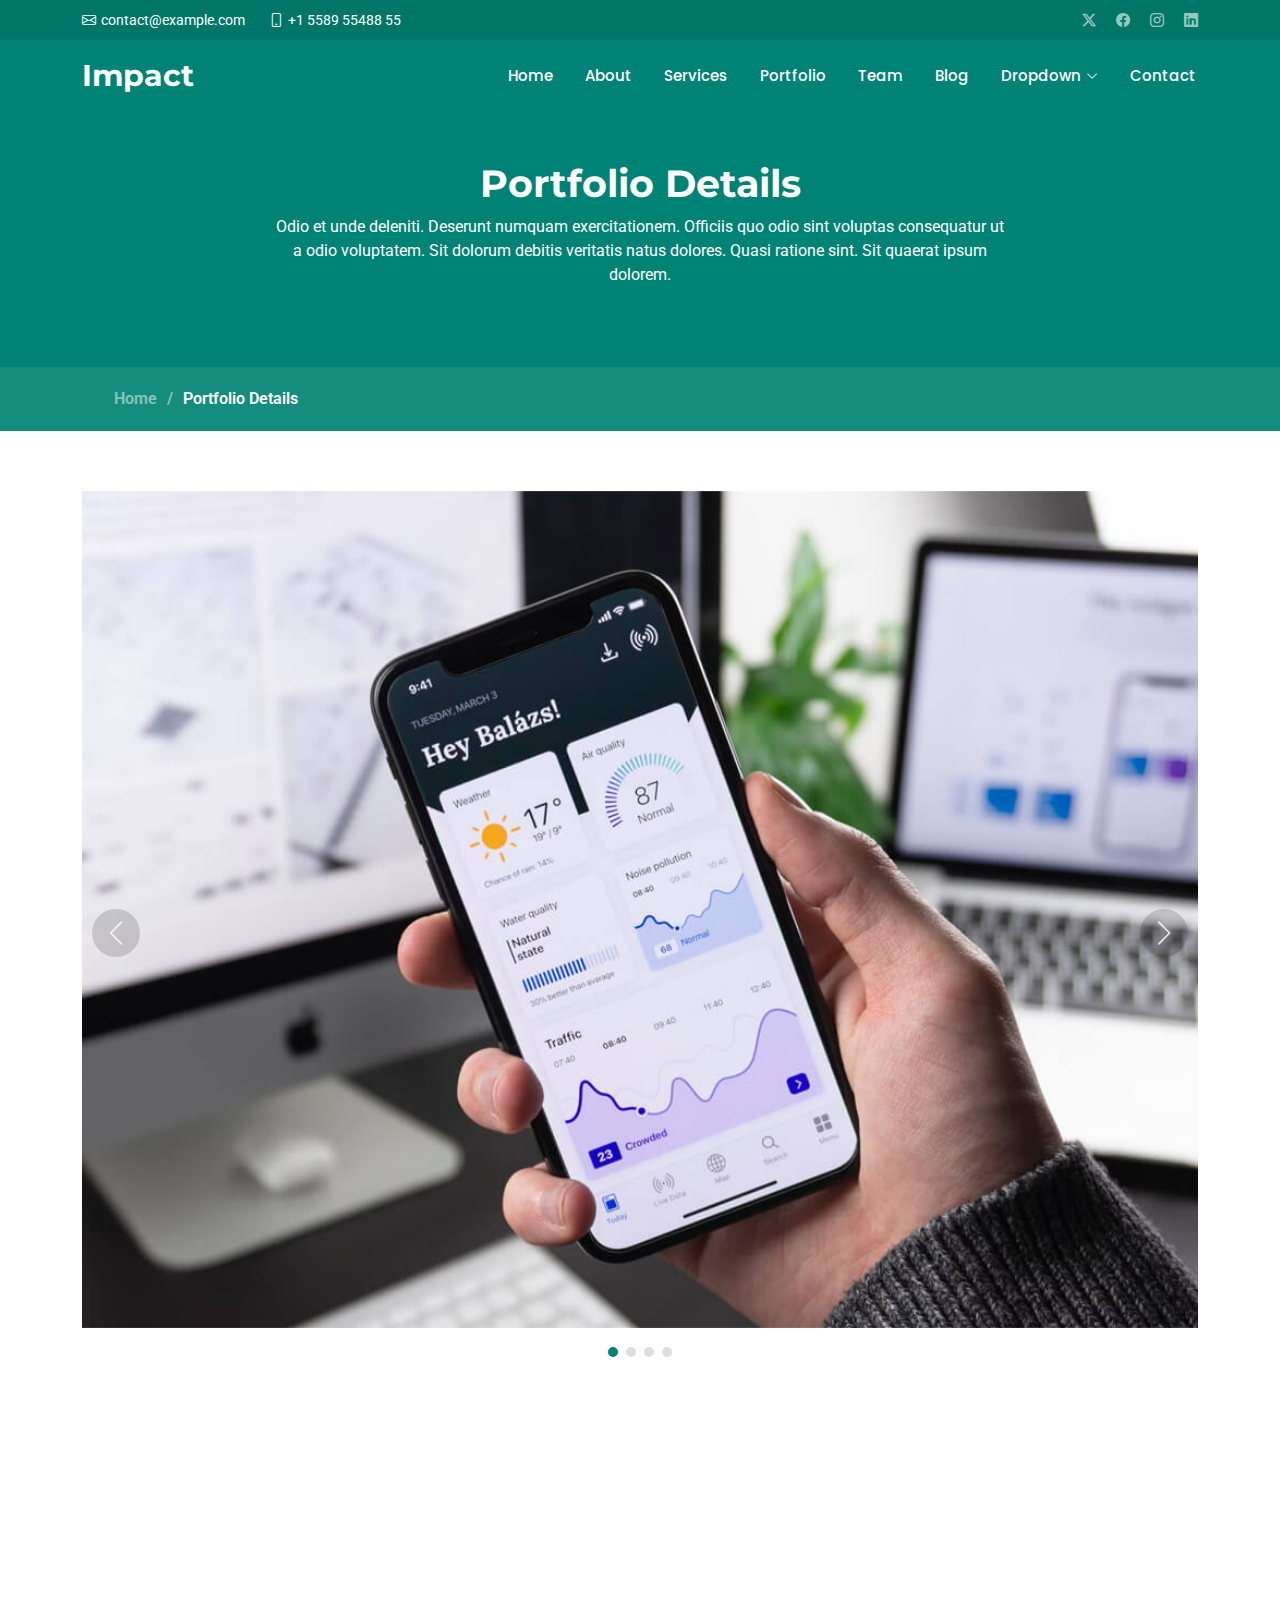
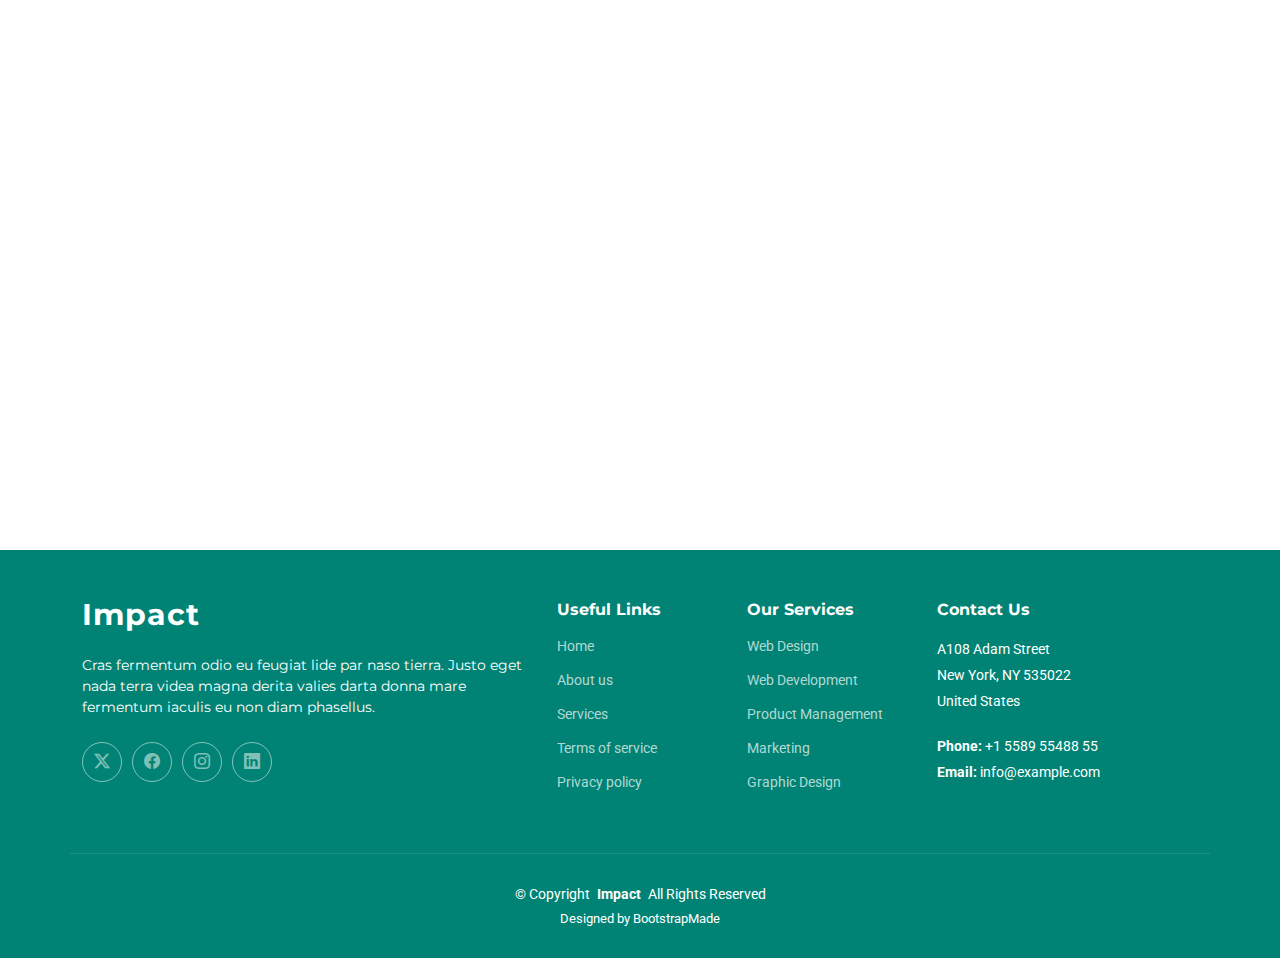
<file: portfolio-details.html>
<!DOCTYPE html>
<html lang="en">

<head>
  <meta charset="utf-8">
  <meta content="width=device-width, initial-scale=1.0" name="viewport">
  <title>Portfolio Details - Impact Bootstrap Template</title>
  <meta name="description" content="">
  <meta name="keywords" content="">

  <!-- Favicons -->
  <link href="assets/img/favicon.png" rel="icon">
  <link href="assets/img/apple-touch-icon.png" rel="apple-touch-icon">

  <!-- Fonts -->
  <link href="https://fonts.googleapis.com" rel="preconnect">
  <link href="https://fonts.gstatic.com" rel="preconnect" crossorigin>
  <link href="https://fonts.googleapis.com/css2?family=Roboto:ital,wght@0,100;0,300;0,400;0,500;0,700;0,900;1,100;1,300;1,400;1,500;1,700;1,900&family=Montserrat:ital,wght@0,100;0,200;0,300;0,400;0,500;0,600;0,700;0,800;0,900;1,100;1,200;1,300;1,400;1,500;1,600;1,700;1,800;1,900&family=Poppins:ital,wght@0,100;0,200;0,300;0,400;0,500;0,600;0,700;0,800;0,900;1,100;1,200;1,300;1,400;1,500;1,600;1,700;1,800;1,900&display=swap" rel="stylesheet">

  <!-- Vendor CSS Files -->
  <link href="assets/vendor/bootstrap/css/bootstrap.min.css" rel="stylesheet">
  <link href="assets/vendor/bootstrap-icons/bootstrap-icons.css" rel="stylesheet">
  <link href="assets/vendor/aos/aos.css" rel="stylesheet">
  <link href="assets/vendor/glightbox/css/glightbox.min.css" rel="stylesheet">
  <link href="assets/vendor/swiper/swiper-bundle.min.css" rel="stylesheet">

  <!-- Main CSS File -->
  <link href="assets/css/main.css" rel="stylesheet">

  <!-- =======================================================
  * Template Name: Impact
  * Template URL: https://bootstrapmade.com/impact-bootstrap-business-website-template/
  * Updated: Aug 07 2024 with Bootstrap v5.3.3
  * Author: BootstrapMade.com
  * License: https://bootstrapmade.com/license/
  ======================================================== -->
</head>

<body class="portfolio-details-page">

  <header id="header" class="header fixed-top">

    <div class="topbar d-flex align-items-center">
      <div class="container d-flex justify-content-center justify-content-md-between">
        <div class="contact-info d-flex align-items-center">
          <i class="bi bi-envelope d-flex align-items-center"><a href="mailto:contact@example.com">contact@example.com</a></i>
          <i class="bi bi-phone d-flex align-items-center ms-4"><span>+1 5589 55488 55</span></i>
        </div>
        <div class="social-links d-none d-md-flex align-items-center">
          <a href="#" class="twitter"><i class="bi bi-twitter-x"></i></a>
          <a href="#" class="facebook"><i class="bi bi-facebook"></i></a>
          <a href="#" class="instagram"><i class="bi bi-instagram"></i></a>
          <a href="#" class="linkedin"><i class="bi bi-linkedin"></i></a>
        </div>
      </div>
    </div><!-- End Top Bar -->

    <div class="branding d-flex align-items-cente">

      <div class="container position-relative d-flex align-items-center justify-content-between">
        <a href="index.html" class="logo d-flex align-items-center">
          <!-- Uncomment the line below if you also wish to use an image logo -->
          <!-- <img src="assets/img/logo.png" alt=""> -->
          <h1 class="sitename">Impact</h1>
          <span>.</span>
        </a>

        <nav id="navmenu" class="navmenu">
          <ul>
            <li><a href="#hero">Home<br></a></li>
            <li><a href="#about">About</a></li>
            <li><a href="#services">Services</a></li>
            <li><a href="#portfolio">Portfolio</a></li>
            <li><a href="#team">Team</a></li>
            <li><a href="blog.html">Blog</a></li>
            <li class="dropdown"><a href="#"><span>Dropdown</span> <i class="bi bi-chevron-down toggle-dropdown"></i></a>
              <ul>
                <li><a href="#">Dropdown 1</a></li>
                <li class="dropdown"><a href="#"><span>Deep Dropdown</span> <i class="bi bi-chevron-down toggle-dropdown"></i></a>
                  <ul>
                    <li><a href="#">Deep Dropdown 1</a></li>
                    <li><a href="#">Deep Dropdown 2</a></li>
                    <li><a href="#">Deep Dropdown 3</a></li>
                    <li><a href="#">Deep Dropdown 4</a></li>
                    <li><a href="#">Deep Dropdown 5</a></li>
                  </ul>
                </li>
                <li><a href="#">Dropdown 2</a></li>
                <li><a href="#">Dropdown 3</a></li>
                <li><a href="#">Dropdown 4</a></li>
              </ul>
            </li>
            <li><a href="#contact">Contact</a></li>
          </ul>
          <i class="mobile-nav-toggle d-xl-none bi bi-list"></i>
        </nav>

      </div>

    </div>

  </header>

  <main class="main">

    <!-- Page Title -->
    <div class="page-title">
      <div class="heading">
        <div class="container">
          <div class="row d-flex justify-content-center text-center">
            <div class="col-lg-8">
              <h1>Portfolio Details</h1>
              <p class="mb-0">Odio et unde deleniti. Deserunt numquam exercitationem. Officiis quo odio sint voluptas consequatur ut a odio voluptatem. Sit dolorum debitis veritatis natus dolores. Quasi ratione sint. Sit quaerat ipsum dolorem.</p>
            </div>
          </div>
        </div>
      </div>
      <nav class="breadcrumbs">
        <div class="container">
          <ol>
            <li><a href="index.html">Home</a></li>
            <li class="current">Portfolio Details</li>
          </ol>
        </div>
      </nav>
    </div><!-- End Page Title -->

    <!-- Portfolio Details Section -->
    <section id="portfolio-details" class="portfolio-details section">

      <div class="container" data-aos="fade-up">

        <div class="portfolio-details-slider swiper init-swiper">
          <script type="application/json" class="swiper-config">
            {
              "loop": true,
              "speed": 600,
              "autoplay": {
                "delay": 5000
              },
              "slidesPerView": "auto",
              "navigation": {
                "nextEl": ".swiper-button-next",
                "prevEl": ".swiper-button-prev"
              },
              "pagination": {
                "el": ".swiper-pagination",
                "type": "bullets",
                "clickable": true
              }
            }
          </script>
          <div class="swiper-wrapper align-items-center">

            <div class="swiper-slide">
              <img src="assets/img/portfolio/app-1.jpg" alt="">
            </div>

            <div class="swiper-slide">
              <img src="assets/img/portfolio/product-1.jpg" alt="">
            </div>

            <div class="swiper-slide">
              <img src="assets/img/portfolio/branding-1.jpg" alt="">
            </div>

            <div class="swiper-slide">
              <img src="assets/img/portfolio/books-1.jpg" alt="">
            </div>

          </div>
          <div class="swiper-button-prev"></div>
          <div class="swiper-button-next"></div>
          <div class="swiper-pagination"></div>
        </div>

        <div class="row justify-content-between gy-4 mt-4">

          <div class="col-lg-8" data-aos="fade-up">
            <div class="portfolio-description">
              <h2>This is an example of portfolio details</h2>
              <p>
                Autem ipsum nam porro corporis rerum. Quis eos dolorem eos itaque inventore commodi labore quia quia. Exercitationem repudiandae officiis neque suscipit non officia eaque itaque enim. Voluptatem officia accusantium nesciunt est omnis tempora consectetur dignissimos. Sequi nulla at esse enim cum deserunt eius.
              </p>
              <p>
                Amet consequatur qui dolore veniam voluptatem voluptatem sit. Non aspernatur atque natus ut cum nam et. Praesentium error dolores rerum minus sequi quia veritatis eum. Eos et doloribus doloremque nesciunt molestiae laboriosam.
              </p>

              <div class="testimonial-item">
                <p>
                  <i class="bi bi-quote quote-icon-left"></i>
                  <span>Export tempor illum tamen malis malis eram quae irure esse labore quem cillum quid cillum eram malis quorum velit fore eram velit sunt aliqua noster fugiat irure amet legam anim culpa.</span>
                  <i class="bi bi-quote quote-icon-right"></i>
                </p>
                <div>
                  <img src="assets/img/testimonials/testimonials-2.jpg" class="testimonial-img" alt="">
                  <h3>Sara Wilsson</h3>
                  <h4>Designer</h4>
                </div>
              </div>

              <p>
                Impedit ipsum quae et aliquid doloribus et voluptatem quasi. Perspiciatis occaecati earum et magnam animi. Quibusdam non qui ea vitae suscipit vitae sunt. Repudiandae incidunt cumque minus deserunt assumenda tempore. Delectus voluptas necessitatibus est.
              </p>

              <p>
                Sunt voluptatum sapiente facilis quo odio aut ipsum repellat debitis. Molestiae et autem libero. Explicabo et quod necessitatibus similique quis dolor eum. Numquam eaque praesentium rem et qui nesciunt.
              </p>

            </div>
          </div>

          <div class="col-lg-3" data-aos="fade-up" data-aos-delay="100">
            <div class="portfolio-info">
              <h3>Project information</h3>
              <ul>
                <li><strong>Category</strong> Web design</li>
                <li><strong>Client</strong> ASU Company</li>
                <li><strong>Project date</strong> 01 March, 2020</li>
                <li><strong>Project URL</strong> <a href="#">www.example.com</a></li>
                <li><a href="#" class="btn-visit align-self-start">Visit Website</a></li>
              </ul>
            </div>
          </div>

        </div>

      </div>

    </section><!-- /Portfolio Details Section -->

  </main>

  <footer id="footer" class="footer accent-background">

    <div class="container footer-top">
      <div class="row gy-4">
        <div class="col-lg-5 col-md-12 footer-about">
          <a href="index.html" class="logo d-flex align-items-center">
            <span class="sitename">Impact</span>
          </a>
          <p>Cras fermentum odio eu feugiat lide par naso tierra. Justo eget nada terra videa magna derita valies darta donna mare fermentum iaculis eu non diam phasellus.</p>
          <div class="social-links d-flex mt-4">
            <a href=""><i class="bi bi-twitter-x"></i></a>
            <a href=""><i class="bi bi-facebook"></i></a>
            <a href=""><i class="bi bi-instagram"></i></a>
            <a href=""><i class="bi bi-linkedin"></i></a>
          </div>
        </div>

        <div class="col-lg-2 col-6 footer-links">
          <h4>Useful Links</h4>
          <ul>
            <li><a href="#">Home</a></li>
            <li><a href="#">About us</a></li>
            <li><a href="#">Services</a></li>
            <li><a href="#">Terms of service</a></li>
            <li><a href="#">Privacy policy</a></li>
          </ul>
        </div>

        <div class="col-lg-2 col-6 footer-links">
          <h4>Our Services</h4>
          <ul>
            <li><a href="#">Web Design</a></li>
            <li><a href="#">Web Development</a></li>
            <li><a href="#">Product Management</a></li>
            <li><a href="#">Marketing</a></li>
            <li><a href="#">Graphic Design</a></li>
          </ul>
        </div>

        <div class="col-lg-3 col-md-12 footer-contact text-center text-md-start">
          <h4>Contact Us</h4>
          <p>A108 Adam Street</p>
          <p>New York, NY 535022</p>
          <p>United States</p>
          <p class="mt-4"><strong>Phone:</strong> <span>+1 5589 55488 55</span></p>
          <p><strong>Email:</strong> <span>info@example.com</span></p>
        </div>

      </div>
    </div>

    <div class="container copyright text-center mt-4">
      <p>© <span>Copyright</span> <strong class="px-1 sitename">Impact</strong> <span>All Rights Reserved</span></p>
      <div class="credits">
        <!-- All the links in the footer should remain intact. -->
        <!-- You can delete the links only if you've purchased the pro version. -->
        <!-- Licensing information: https://bootstrapmade.com/license/ -->
        <!-- Purchase the pro version with working PHP/AJAX contact form: [buy-url] -->
        Designed by <a href="https://bootstrapmade.com/">BootstrapMade</a>
      </div>
    </div>

  </footer>

  <!-- Scroll Top -->
  <a href="#" id="scroll-top" class="scroll-top d-flex align-items-center justify-content-center"><i class="bi bi-arrow-up-short"></i></a>

  <!-- Preloader -->
  <div id="preloader"></div>

  <!-- Vendor JS Files -->
  <script src="assets/vendor/bootstrap/js/bootstrap.bundle.min.js"></script>
  <script src="assets/vendor/php-email-form/validate.js"></script>
  <script src="assets/vendor/aos/aos.js"></script>
  <script src="assets/vendor/glightbox/js/glightbox.min.js"></script>
  <script src="assets/vendor/swiper/swiper-bundle.min.js"></script>
  <script src="assets/vendor/purecounter/purecounter_vanilla.js"></script>
  <script src="assets/vendor/imagesloaded/imagesloaded.pkgd.min.js"></script>
  <script src="assets/vendor/isotope-layout/isotope.pkgd.min.js"></script>

  <!-- Main JS File -->
  <script src="assets/js/main.js"></script>

</body>

</html>
</file>
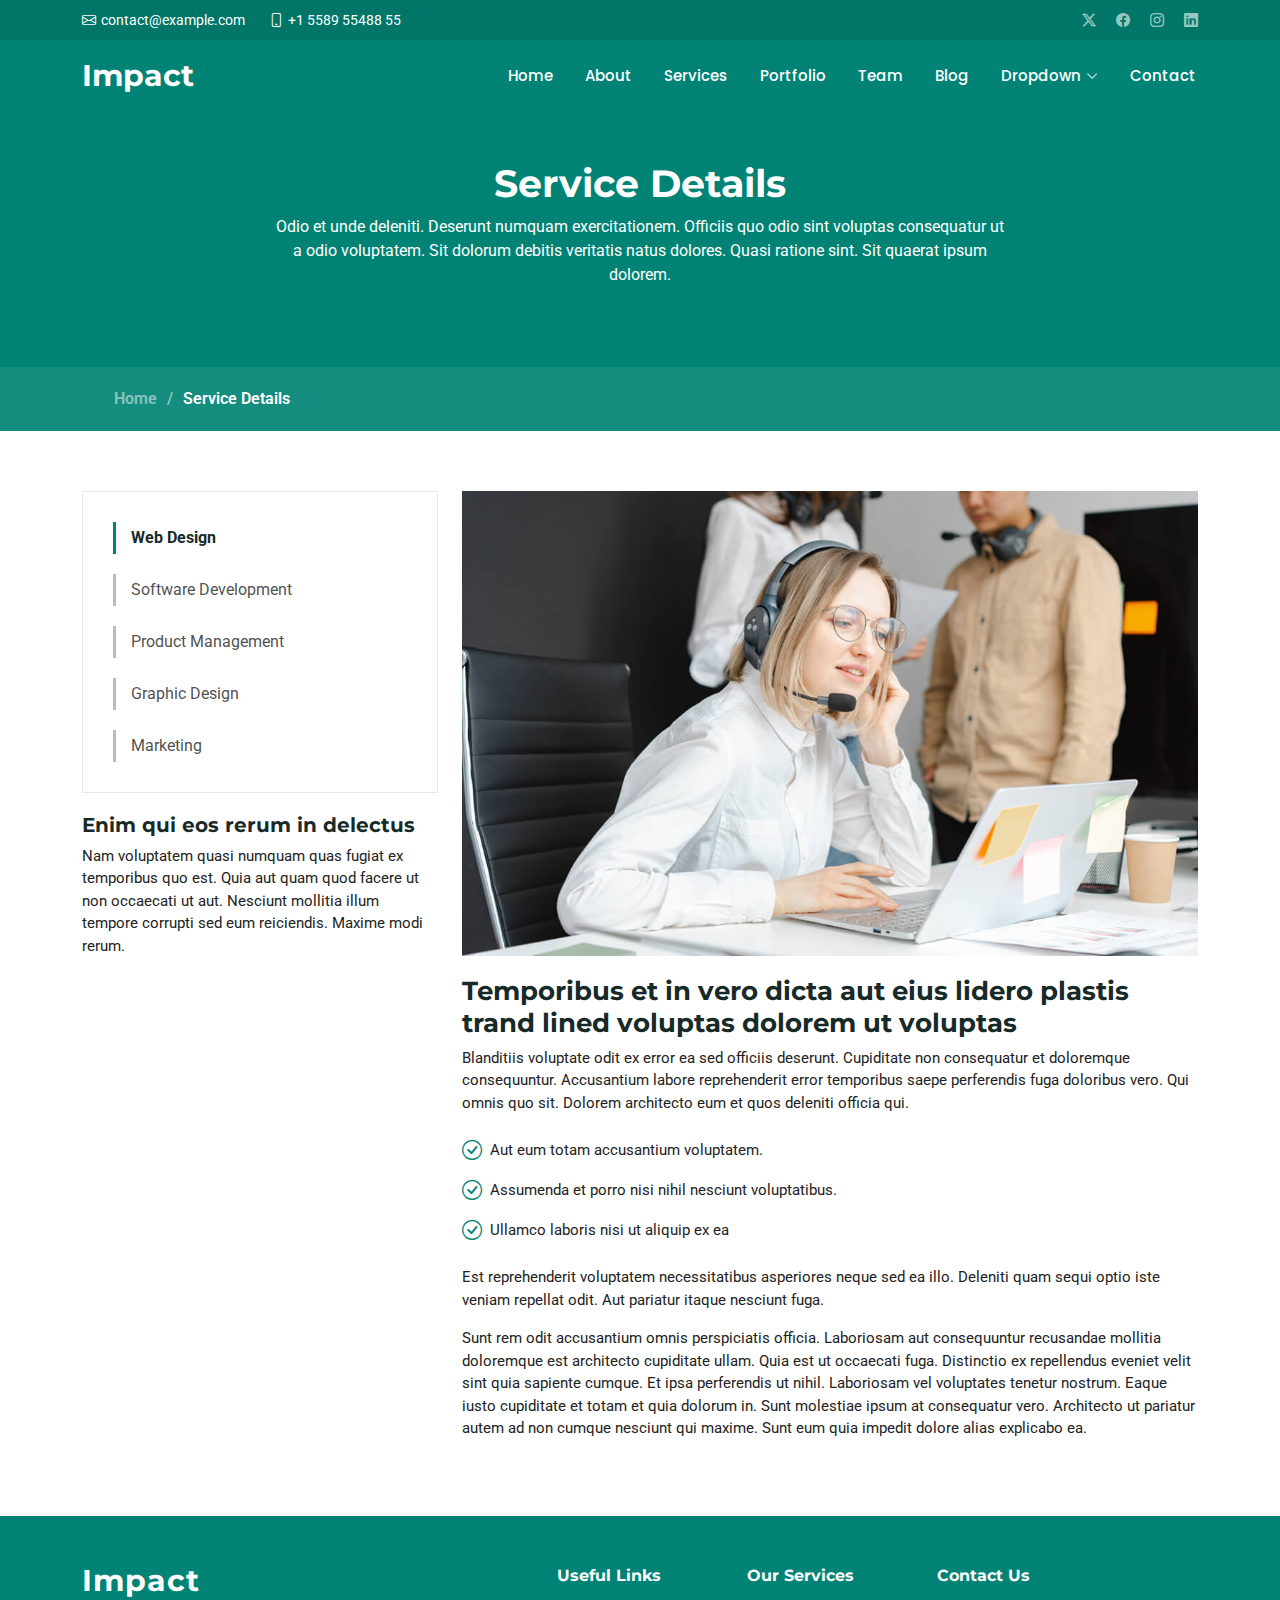
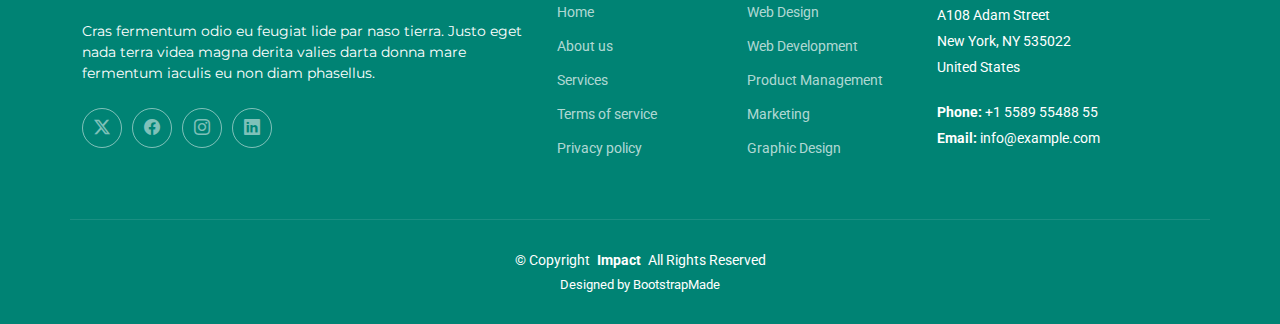
<file: service-details.html>
<!DOCTYPE html>
<html lang="en">

<head>
  <meta charset="utf-8">
  <meta content="width=device-width, initial-scale=1.0" name="viewport">
  <title>Service Details - Impact Bootstrap Template</title>
  <meta name="description" content="">
  <meta name="keywords" content="">

  <!-- Favicons -->
  <link href="assets/img/favicon.png" rel="icon">
  <link href="assets/img/apple-touch-icon.png" rel="apple-touch-icon">

  <!-- Fonts -->
  <link href="https://fonts.googleapis.com" rel="preconnect">
  <link href="https://fonts.gstatic.com" rel="preconnect" crossorigin>
  <link href="https://fonts.googleapis.com/css2?family=Roboto:ital,wght@0,100;0,300;0,400;0,500;0,700;0,900;1,100;1,300;1,400;1,500;1,700;1,900&family=Montserrat:ital,wght@0,100;0,200;0,300;0,400;0,500;0,600;0,700;0,800;0,900;1,100;1,200;1,300;1,400;1,500;1,600;1,700;1,800;1,900&family=Poppins:ital,wght@0,100;0,200;0,300;0,400;0,500;0,600;0,700;0,800;0,900;1,100;1,200;1,300;1,400;1,500;1,600;1,700;1,800;1,900&display=swap" rel="stylesheet">

  <!-- Vendor CSS Files -->
  <link href="assets/vendor/bootstrap/css/bootstrap.min.css" rel="stylesheet">
  <link href="assets/vendor/bootstrap-icons/bootstrap-icons.css" rel="stylesheet">
  <link href="assets/vendor/aos/aos.css" rel="stylesheet">
  <link href="assets/vendor/glightbox/css/glightbox.min.css" rel="stylesheet">
  <link href="assets/vendor/swiper/swiper-bundle.min.css" rel="stylesheet">

  <!-- Main CSS File -->
  <link href="assets/css/main.css" rel="stylesheet">

  <!-- =======================================================
  * Template Name: Impact
  * Template URL: https://bootstrapmade.com/impact-bootstrap-business-website-template/
  * Updated: Aug 07 2024 with Bootstrap v5.3.3
  * Author: BootstrapMade.com
  * License: https://bootstrapmade.com/license/
  ======================================================== -->
</head>

<body class="service-details-page">

  <header id="header" class="header fixed-top">

    <div class="topbar d-flex align-items-center">
      <div class="container d-flex justify-content-center justify-content-md-between">
        <div class="contact-info d-flex align-items-center">
          <i class="bi bi-envelope d-flex align-items-center"><a href="mailto:contact@example.com">contact@example.com</a></i>
          <i class="bi bi-phone d-flex align-items-center ms-4"><span>+1 5589 55488 55</span></i>
        </div>
        <div class="social-links d-none d-md-flex align-items-center">
          <a href="#" class="twitter"><i class="bi bi-twitter-x"></i></a>
          <a href="#" class="facebook"><i class="bi bi-facebook"></i></a>
          <a href="#" class="instagram"><i class="bi bi-instagram"></i></a>
          <a href="#" class="linkedin"><i class="bi bi-linkedin"></i></a>
        </div>
      </div>
    </div><!-- End Top Bar -->

    <div class="branding d-flex align-items-cente">

      <div class="container position-relative d-flex align-items-center justify-content-between">
        <a href="index.html" class="logo d-flex align-items-center">
          <!-- Uncomment the line below if you also wish to use an image logo -->
          <!-- <img src="assets/img/logo.png" alt=""> -->
          <h1 class="sitename">Impact</h1>
          <span>.</span>
        </a>

        <nav id="navmenu" class="navmenu">
          <ul>
            <li><a href="#hero">Home<br></a></li>
            <li><a href="#about">About</a></li>
            <li><a href="#services">Services</a></li>
            <li><a href="#portfolio">Portfolio</a></li>
            <li><a href="#team">Team</a></li>
            <li><a href="blog.html">Blog</a></li>
            <li class="dropdown"><a href="#"><span>Dropdown</span> <i class="bi bi-chevron-down toggle-dropdown"></i></a>
              <ul>
                <li><a href="#">Dropdown 1</a></li>
                <li class="dropdown"><a href="#"><span>Deep Dropdown</span> <i class="bi bi-chevron-down toggle-dropdown"></i></a>
                  <ul>
                    <li><a href="#">Deep Dropdown 1</a></li>
                    <li><a href="#">Deep Dropdown 2</a></li>
                    <li><a href="#">Deep Dropdown 3</a></li>
                    <li><a href="#">Deep Dropdown 4</a></li>
                    <li><a href="#">Deep Dropdown 5</a></li>
                  </ul>
                </li>
                <li><a href="#">Dropdown 2</a></li>
                <li><a href="#">Dropdown 3</a></li>
                <li><a href="#">Dropdown 4</a></li>
              </ul>
            </li>
            <li><a href="#contact">Contact</a></li>
          </ul>
          <i class="mobile-nav-toggle d-xl-none bi bi-list"></i>
        </nav>

      </div>

    </div>

  </header>

  <main class="main">

    <!-- Page Title -->
    <div class="page-title">
      <div class="heading">
        <div class="container">
          <div class="row d-flex justify-content-center text-center">
            <div class="col-lg-8">
              <h1>Service Details</h1>
              <p class="mb-0">Odio et unde deleniti. Deserunt numquam exercitationem. Officiis quo odio sint voluptas consequatur ut a odio voluptatem. Sit dolorum debitis veritatis natus dolores. Quasi ratione sint. Sit quaerat ipsum dolorem.</p>
            </div>
          </div>
        </div>
      </div>
      <nav class="breadcrumbs">
        <div class="container">
          <ol>
            <li><a href="index.html">Home</a></li>
            <li class="current">Service Details</li>
          </ol>
        </div>
      </nav>
    </div><!-- End Page Title -->

    <!-- Service Details Section -->
    <section id="service-details" class="service-details section">

      <div class="container">

        <div class="row gy-4">

          <div class="col-lg-4" data-aos="fade-up" data-aos-delay="100">
            <div class="services-list">
              <a href="#" class="active">Web Design</a>
              <a href="#">Software Development</a>
              <a href="#">Product Management</a>
              <a href="#">Graphic Design</a>
              <a href="#">Marketing</a>
            </div>

            <h4>Enim qui eos rerum in delectus</h4>
            <p>Nam voluptatem quasi numquam quas fugiat ex temporibus quo est. Quia aut quam quod facere ut non occaecati ut aut. Nesciunt mollitia illum tempore corrupti sed eum reiciendis. Maxime modi rerum.</p>
          </div>

          <div class="col-lg-8" data-aos="fade-up" data-aos-delay="200">
            <img src="assets/img/services.jpg" alt="" class="img-fluid services-img">
            <h3>Temporibus et in vero dicta aut eius lidero plastis trand lined voluptas dolorem ut voluptas</h3>
            <p>
              Blanditiis voluptate odit ex error ea sed officiis deserunt. Cupiditate non consequatur et doloremque consequuntur. Accusantium labore reprehenderit error temporibus saepe perferendis fuga doloribus vero. Qui omnis quo sit. Dolorem architecto eum et quos deleniti officia qui.
            </p>
            <ul>
              <li><i class="bi bi-check-circle"></i> <span>Aut eum totam accusantium voluptatem.</span></li>
              <li><i class="bi bi-check-circle"></i> <span>Assumenda et porro nisi nihil nesciunt voluptatibus.</span></li>
              <li><i class="bi bi-check-circle"></i> <span>Ullamco laboris nisi ut aliquip ex ea</span></li>
            </ul>
            <p>
              Est reprehenderit voluptatem necessitatibus asperiores neque sed ea illo. Deleniti quam sequi optio iste veniam repellat odit. Aut pariatur itaque nesciunt fuga.
            </p>
            <p>
              Sunt rem odit accusantium omnis perspiciatis officia. Laboriosam aut consequuntur recusandae mollitia doloremque est architecto cupiditate ullam. Quia est ut occaecati fuga. Distinctio ex repellendus eveniet velit sint quia sapiente cumque. Et ipsa perferendis ut nihil. Laboriosam vel voluptates tenetur nostrum. Eaque iusto cupiditate et totam et quia dolorum in. Sunt molestiae ipsum at consequatur vero. Architecto ut pariatur autem ad non cumque nesciunt qui maxime. Sunt eum quia impedit dolore alias explicabo ea.
            </p>
          </div>

        </div>

      </div>

    </section><!-- /Service Details Section -->

  </main>

  <footer id="footer" class="footer accent-background">

    <div class="container footer-top">
      <div class="row gy-4">
        <div class="col-lg-5 col-md-12 footer-about">
          <a href="index.html" class="logo d-flex align-items-center">
            <span class="sitename">Impact</span>
          </a>
          <p>Cras fermentum odio eu feugiat lide par naso tierra. Justo eget nada terra videa magna derita valies darta donna mare fermentum iaculis eu non diam phasellus.</p>
          <div class="social-links d-flex mt-4">
            <a href=""><i class="bi bi-twitter-x"></i></a>
            <a href=""><i class="bi bi-facebook"></i></a>
            <a href=""><i class="bi bi-instagram"></i></a>
            <a href=""><i class="bi bi-linkedin"></i></a>
          </div>
        </div>

        <div class="col-lg-2 col-6 footer-links">
          <h4>Useful Links</h4>
          <ul>
            <li><a href="#">Home</a></li>
            <li><a href="#">About us</a></li>
            <li><a href="#">Services</a></li>
            <li><a href="#">Terms of service</a></li>
            <li><a href="#">Privacy policy</a></li>
          </ul>
        </div>

        <div class="col-lg-2 col-6 footer-links">
          <h4>Our Services</h4>
          <ul>
            <li><a href="#">Web Design</a></li>
            <li><a href="#">Web Development</a></li>
            <li><a href="#">Product Management</a></li>
            <li><a href="#">Marketing</a></li>
            <li><a href="#">Graphic Design</a></li>
          </ul>
        </div>

        <div class="col-lg-3 col-md-12 footer-contact text-center text-md-start">
          <h4>Contact Us</h4>
          <p>A108 Adam Street</p>
          <p>New York, NY 535022</p>
          <p>United States</p>
          <p class="mt-4"><strong>Phone:</strong> <span>+1 5589 55488 55</span></p>
          <p><strong>Email:</strong> <span>info@example.com</span></p>
        </div>

      </div>
    </div>

    <div class="container copyright text-center mt-4">
      <p>© <span>Copyright</span> <strong class="px-1 sitename">Impact</strong> <span>All Rights Reserved</span></p>
      <div class="credits">
        <!-- All the links in the footer should remain intact. -->
        <!-- You can delete the links only if you've purchased the pro version. -->
        <!-- Licensing information: https://bootstrapmade.com/license/ -->
        <!-- Purchase the pro version with working PHP/AJAX contact form: [buy-url] -->
        Designed by <a href="https://bootstrapmade.com/">BootstrapMade</a>
      </div>
    </div>

  </footer>

  <!-- Scroll Top -->
  <a href="#" id="scroll-top" class="scroll-top d-flex align-items-center justify-content-center"><i class="bi bi-arrow-up-short"></i></a>

  <!-- Preloader -->
  <div id="preloader"></div>

  <!-- Vendor JS Files -->
  <script src="assets/vendor/bootstrap/js/bootstrap.bundle.min.js"></script>
  <script src="assets/vendor/php-email-form/validate.js"></script>
  <script src="assets/vendor/aos/aos.js"></script>
  <script src="assets/vendor/glightbox/js/glightbox.min.js"></script>
  <script src="assets/vendor/swiper/swiper-bundle.min.js"></script>
  <script src="assets/vendor/purecounter/purecounter_vanilla.js"></script>
  <script src="assets/vendor/imagesloaded/imagesloaded.pkgd.min.js"></script>
  <script src="assets/vendor/isotope-layout/isotope.pkgd.min.js"></script>

  <!-- Main JS File -->
  <script src="assets/js/main.js"></script>

</body>

</html>
</file>
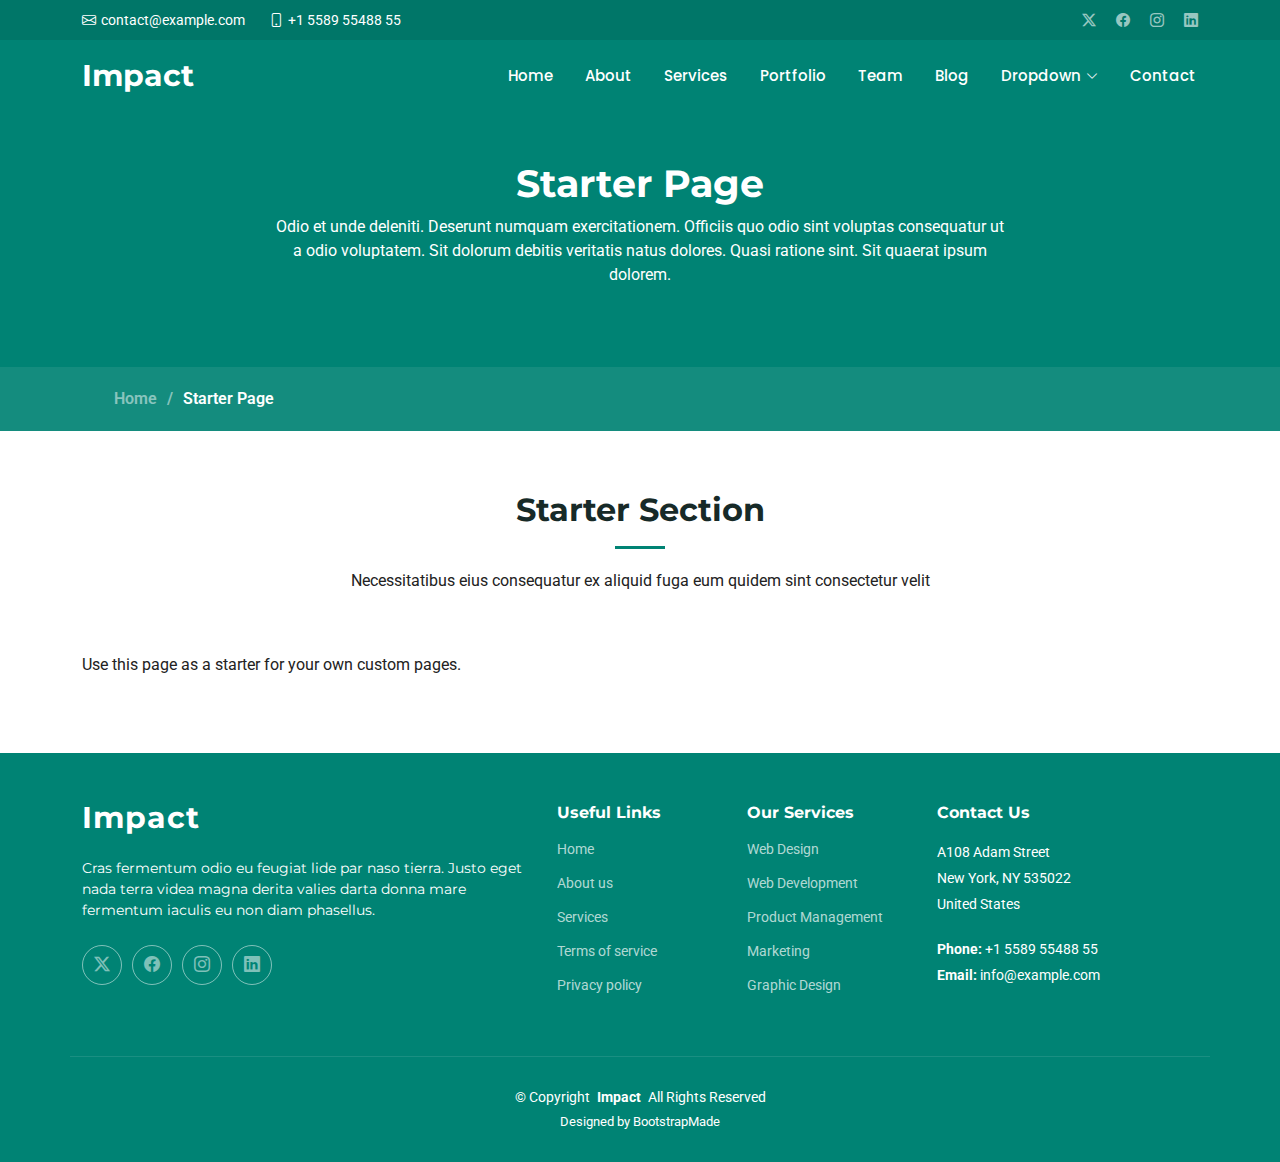
<file: starter-page.html>
<!DOCTYPE html>
<html lang="en">

<head>
  <meta charset="utf-8">
  <meta content="width=device-width, initial-scale=1.0" name="viewport">
  <title>Starter Page - Impact Bootstrap Template</title>
  <meta name="description" content="">
  <meta name="keywords" content="">

  <!-- Favicons -->
  <link href="assets/img/favicon.png" rel="icon">
  <link href="assets/img/apple-touch-icon.png" rel="apple-touch-icon">

  <!-- Fonts -->
  <link href="https://fonts.googleapis.com" rel="preconnect">
  <link href="https://fonts.gstatic.com" rel="preconnect" crossorigin>
  <link href="https://fonts.googleapis.com/css2?family=Roboto:ital,wght@0,100;0,300;0,400;0,500;0,700;0,900;1,100;1,300;1,400;1,500;1,700;1,900&family=Montserrat:ital,wght@0,100;0,200;0,300;0,400;0,500;0,600;0,700;0,800;0,900;1,100;1,200;1,300;1,400;1,500;1,600;1,700;1,800;1,900&family=Poppins:ital,wght@0,100;0,200;0,300;0,400;0,500;0,600;0,700;0,800;0,900;1,100;1,200;1,300;1,400;1,500;1,600;1,700;1,800;1,900&display=swap" rel="stylesheet">

  <!-- Vendor CSS Files -->
  <link href="assets/vendor/bootstrap/css/bootstrap.min.css" rel="stylesheet">
  <link href="assets/vendor/bootstrap-icons/bootstrap-icons.css" rel="stylesheet">
  <link href="assets/vendor/aos/aos.css" rel="stylesheet">
  <link href="assets/vendor/glightbox/css/glightbox.min.css" rel="stylesheet">
  <link href="assets/vendor/swiper/swiper-bundle.min.css" rel="stylesheet">

  <!-- Main CSS File -->
  <link href="assets/css/main.css" rel="stylesheet">

  <!-- =======================================================
  * Template Name: Impact
  * Template URL: https://bootstrapmade.com/impact-bootstrap-business-website-template/
  * Updated: Aug 07 2024 with Bootstrap v5.3.3
  * Author: BootstrapMade.com
  * License: https://bootstrapmade.com/license/
  ======================================================== -->
</head>

<body class="starter-page-page">

  <header id="header" class="header fixed-top">

    <div class="topbar d-flex align-items-center">
      <div class="container d-flex justify-content-center justify-content-md-between">
        <div class="contact-info d-flex align-items-center">
          <i class="bi bi-envelope d-flex align-items-center"><a href="mailto:contact@example.com">contact@example.com</a></i>
          <i class="bi bi-phone d-flex align-items-center ms-4"><span>+1 5589 55488 55</span></i>
        </div>
        <div class="social-links d-none d-md-flex align-items-center">
          <a href="#" class="twitter"><i class="bi bi-twitter-x"></i></a>
          <a href="#" class="facebook"><i class="bi bi-facebook"></i></a>
          <a href="#" class="instagram"><i class="bi bi-instagram"></i></a>
          <a href="#" class="linkedin"><i class="bi bi-linkedin"></i></a>
        </div>
      </div>
    </div><!-- End Top Bar -->

    <div class="branding d-flex align-items-cente">

      <div class="container position-relative d-flex align-items-center justify-content-between">
        <a href="index.html" class="logo d-flex align-items-center">
          <!-- Uncomment the line below if you also wish to use an image logo -->
          <!-- <img src="assets/img/logo.png" alt=""> -->
          <h1 class="sitename">Impact</h1>
          <span>.</span>
        </a>

        <nav id="navmenu" class="navmenu">
          <ul>
            <li><a href="#hero">Home<br></a></li>
            <li><a href="#about">About</a></li>
            <li><a href="#services">Services</a></li>
            <li><a href="#portfolio">Portfolio</a></li>
            <li><a href="#team">Team</a></li>
            <li><a href="blog.html">Blog</a></li>
            <li class="dropdown"><a href="#"><span>Dropdown</span> <i class="bi bi-chevron-down toggle-dropdown"></i></a>
              <ul>
                <li><a href="#">Dropdown 1</a></li>
                <li class="dropdown"><a href="#"><span>Deep Dropdown</span> <i class="bi bi-chevron-down toggle-dropdown"></i></a>
                  <ul>
                    <li><a href="#">Deep Dropdown 1</a></li>
                    <li><a href="#">Deep Dropdown 2</a></li>
                    <li><a href="#">Deep Dropdown 3</a></li>
                    <li><a href="#">Deep Dropdown 4</a></li>
                    <li><a href="#">Deep Dropdown 5</a></li>
                  </ul>
                </li>
                <li><a href="#">Dropdown 2</a></li>
                <li><a href="#">Dropdown 3</a></li>
                <li><a href="#">Dropdown 4</a></li>
              </ul>
            </li>
            <li><a href="#contact">Contact</a></li>
          </ul>
          <i class="mobile-nav-toggle d-xl-none bi bi-list"></i>
        </nav>

      </div>

    </div>

  </header>

  <main class="main">

    <!-- Page Title -->
    <div class="page-title">
      <div class="heading">
        <div class="container">
          <div class="row d-flex justify-content-center text-center">
            <div class="col-lg-8">
              <h1>Starter Page</h1>
              <p class="mb-0">Odio et unde deleniti. Deserunt numquam exercitationem. Officiis quo odio sint voluptas consequatur ut a odio voluptatem. Sit dolorum debitis veritatis natus dolores. Quasi ratione sint. Sit quaerat ipsum dolorem.</p>
            </div>
          </div>
        </div>
      </div>
      <nav class="breadcrumbs">
        <div class="container">
          <ol>
            <li><a href="index.html">Home</a></li>
            <li class="current">Starter Page</li>
          </ol>
        </div>
      </nav>
    </div><!-- End Page Title -->

    <!-- Starter Section Section -->
    <section id="starter-section" class="starter-section section">

      <!-- Section Title -->
      <div class="container section-title" data-aos="fade-up">
        <h2>Starter Section</h2>
        <p>Necessitatibus eius consequatur ex aliquid fuga eum quidem sint consectetur velit</p>
      </div><!-- End Section Title -->

      <div class="container" data-aos="fade-up">
        <p>Use this page as a starter for your own custom pages.</p>
      </div>

    </section><!-- /Starter Section Section -->

  </main>

  <footer id="footer" class="footer accent-background">

    <div class="container footer-top">
      <div class="row gy-4">
        <div class="col-lg-5 col-md-12 footer-about">
          <a href="index.html" class="logo d-flex align-items-center">
            <span class="sitename">Impact</span>
          </a>
          <p>Cras fermentum odio eu feugiat lide par naso tierra. Justo eget nada terra videa magna derita valies darta donna mare fermentum iaculis eu non diam phasellus.</p>
          <div class="social-links d-flex mt-4">
            <a href=""><i class="bi bi-twitter-x"></i></a>
            <a href=""><i class="bi bi-facebook"></i></a>
            <a href=""><i class="bi bi-instagram"></i></a>
            <a href=""><i class="bi bi-linkedin"></i></a>
          </div>
        </div>

        <div class="col-lg-2 col-6 footer-links">
          <h4>Useful Links</h4>
          <ul>
            <li><a href="#">Home</a></li>
            <li><a href="#">About us</a></li>
            <li><a href="#">Services</a></li>
            <li><a href="#">Terms of service</a></li>
            <li><a href="#">Privacy policy</a></li>
          </ul>
        </div>

        <div class="col-lg-2 col-6 footer-links">
          <h4>Our Services</h4>
          <ul>
            <li><a href="#">Web Design</a></li>
            <li><a href="#">Web Development</a></li>
            <li><a href="#">Product Management</a></li>
            <li><a href="#">Marketing</a></li>
            <li><a href="#">Graphic Design</a></li>
          </ul>
        </div>

        <div class="col-lg-3 col-md-12 footer-contact text-center text-md-start">
          <h4>Contact Us</h4>
          <p>A108 Adam Street</p>
          <p>New York, NY 535022</p>
          <p>United States</p>
          <p class="mt-4"><strong>Phone:</strong> <span>+1 5589 55488 55</span></p>
          <p><strong>Email:</strong> <span>info@example.com</span></p>
        </div>

      </div>
    </div>

    <div class="container copyright text-center mt-4">
      <p>© <span>Copyright</span> <strong class="px-1 sitename">Impact</strong> <span>All Rights Reserved</span></p>
      <div class="credits">
        <!-- All the links in the footer should remain intact. -->
        <!-- You can delete the links only if you've purchased the pro version. -->
        <!-- Licensing information: https://bootstrapmade.com/license/ -->
        <!-- Purchase the pro version with working PHP/AJAX contact form: [buy-url] -->
        Designed by <a href="https://bootstrapmade.com/">BootstrapMade</a>
      </div>
    </div>

  </footer>

  <!-- Scroll Top -->
  <a href="#" id="scroll-top" class="scroll-top d-flex align-items-center justify-content-center"><i class="bi bi-arrow-up-short"></i></a>

  <!-- Preloader -->
  <div id="preloader"></div>

  <!-- Vendor JS Files -->
  <script src="assets/vendor/bootstrap/js/bootstrap.bundle.min.js"></script>
  <script src="assets/vendor/php-email-form/validate.js"></script>
  <script src="assets/vendor/aos/aos.js"></script>
  <script src="assets/vendor/glightbox/js/glightbox.min.js"></script>
  <script src="assets/vendor/swiper/swiper-bundle.min.js"></script>
  <script src="assets/vendor/purecounter/purecounter_vanilla.js"></script>
  <script src="assets/vendor/imagesloaded/imagesloaded.pkgd.min.js"></script>
  <script src="assets/vendor/isotope-layout/isotope.pkgd.min.js"></script>

  <!-- Main JS File -->
  <script src="assets/js/main.js"></script>

</body>

</html>
</file>
<file: assets/css/main.css>
/**
* Template Name: Impact
* Template URL: https://bootstrapmade.com/impact-bootstrap-business-website-template/
* Updated: Aug 07 2024 with Bootstrap v5.3.3
* Author: BootstrapMade.com
* License: https://bootstrapmade.com/license/
*/

/*--------------------------------------------------------------
# Font & Color Variables
# Help: https://bootstrapmade.com/color-system/
--------------------------------------------------------------*/
/* Fonts */
:root {
  --default-font: "Roboto",  system-ui, -apple-system, "Segoe UI", Roboto, "Helvetica Neue", Arial, "Noto Sans", "Liberation Sans", sans-serif, "Apple Color Emoji", "Segoe UI Emoji", "Segoe UI Symbol", "Noto Color Emoji";
  --heading-font: "Montserrat",  sans-serif;
  --nav-font: "Poppins",  sans-serif;
}

/* Global Colors - The following color variables are used throughout the website. Updating them here will change the color scheme of the entire website */
:root { 
  --background-color: #ffffff; /* Background color for the entire website, including individual sections */
  --default-color: #222222; /* Default color used for the majority of the text content across the entire website */
  --heading-color: #172a28; /* Color for headings, subheadings and title throughout the website */
  --accent-color: #008374; /* Accent color that represents your brand on the website. It's used for buttons, links, and other elements that need to stand out */
  --surface-color: #ffffff; /* The surface color is used as a background of boxed elements within sections, such as cards, icon boxes, or other elements that require a visual separation from the global background. */
  --contrast-color: #ffffff; /* Contrast color for text, ensuring readability against backgrounds of accent, heading, or default colors. */
}

/* Nav Menu Colors - The following color variables are used specifically for the navigation menu. They are separate from the global colors to allow for more customization options */
:root {
  --nav-color: #ffffff;  /* The default color of the main navmenu links */
  --nav-hover-color: #008374; /* Applied to main navmenu links when they are hovered over or active */
  --nav-mobile-background-color: #ffffff; /* Used as the background color for mobile navigation menu */
  --nav-dropdown-background-color: #ffffff; /* Used as the background color for dropdown items that appear when hovering over primary navigation items */
  --nav-dropdown-color: #01433c; /* Used for navigation links of the dropdown items in the navigation menu. */
  --nav-dropdown-hover-color: #008374; /* Similar to --nav-hover-color, this color is applied to dropdown navigation links when they are hovered over. */
}

/* Color Presets - These classes override global colors when applied to any section or element, providing reuse of the sam color scheme. */

.light-background {
  --background-color: #f2f9f9;
  --surface-color: #ffffff;
}

.dark-background {
  --background-color: #060606;
  --default-color: #ffffff;
  --heading-color: #ffffff;
  --surface-color: #252525;
  --contrast-color: #ffffff;
}

.accent-background {
  --background-color: #008374;
  --default-color: #ffffff;
  --heading-color: #ffffff;
  --accent-color: #ffffff;
  --surface-color: #00b6a1;
  --contrast-color: #ffffff;
}

/* Smooth scroll */
:root {
  scroll-behavior: smooth;
}

/*--------------------------------------------------------------
# General Styling & Shared Classes
--------------------------------------------------------------*/
body {
  color: var(--default-color);
  background-color: var(--background-color);
  font-family: var(--default-font);
}

a {
  color: var(--accent-color);
  text-decoration: none;
  transition: 0.3s;
}

a:hover {
  color: color-mix(in srgb, var(--accent-color), transparent 25%);
  text-decoration: none;
}

h1,
h2,
h3,
h4,
h5,
h6 {
  color: var(--heading-color);
  font-family: var(--heading-font);
}

/* Pulsating Play Button
------------------------------*/
.pulsating-play-btn {
  width: 94px;
  height: 94px;
  background: radial-gradient(var(--accent-color) 50%, color-mix(in srgb, var(--accent-color), transparent 75%) 52%);
  border-radius: 50%;
  display: block;
  position: relative;
  overflow: hidden;
}

.pulsating-play-btn:before {
  content: "";
  position: absolute;
  width: 120px;
  height: 120px;
  animation-delay: 0s;
  animation: pulsate-play-btn 2s;
  animation-direction: forwards;
  animation-iteration-count: infinite;
  animation-timing-function: steps;
  opacity: 1;
  border-radius: 50%;
  border: 5px solid color-mix(in srgb, var(--accent-color), transparent 30%);
  top: -15%;
  left: -15%;
  background: rgba(198, 16, 0, 0);
}

.pulsating-play-btn:after {
  content: "";
  position: absolute;
  left: 50%;
  top: 50%;
  transform: translateX(-40%) translateY(-50%);
  width: 0;
  height: 0;
  border-top: 10px solid transparent;
  border-bottom: 10px solid transparent;
  border-left: 15px solid #fff;
  z-index: 100;
  transition: all 400ms cubic-bezier(0.55, 0.055, 0.675, 0.19);
}

.pulsating-play-btn:hover:before {
  content: "";
  position: absolute;
  left: 50%;
  top: 50%;
  transform: translateX(-40%) translateY(-50%);
  width: 0;
  height: 0;
  border: none;
  border-top: 10px solid transparent;
  border-bottom: 10px solid transparent;
  border-left: 15px solid #fff;
  z-index: 200;
  animation: none;
  border-radius: 0;
}

.pulsating-play-btn:hover:after {
  border-left: 15px solid var(--accent-color);
  transform: scale(20);
}

@keyframes pulsate-play-btn {
  0% {
    transform: scale(0.6, 0.6);
    opacity: 1;
  }

  100% {
    transform: scale(1, 1);
    opacity: 0;
  }
}

/* PHP Email Form Messages
------------------------------*/
.php-email-form .error-message {
  display: none;
  background: #df1529;
  color: #ffffff;
  text-align: left;
  padding: 15px;
  margin-bottom: 24px;
  font-weight: 600;
}

.php-email-form .sent-message {
  display: none;
  color: #ffffff;
  background: #059652;
  text-align: center;
  padding: 15px;
  margin-bottom: 24px;
  font-weight: 600;
}

.php-email-form .loading {
  display: none;
  background: var(--surface-color);
  text-align: center;
  padding: 15px;
  margin-bottom: 24px;
}

.php-email-form .loading:before {
  content: "";
  display: inline-block;
  border-radius: 50%;
  width: 24px;
  height: 24px;
  margin: 0 10px -6px 0;
  border: 3px solid var(--accent-color);
  border-top-color: var(--surface-color);
  animation: php-email-form-loading 1s linear infinite;
}

@keyframes php-email-form-loading {
  0% {
    transform: rotate(0deg);
  }

  100% {
    transform: rotate(360deg);
  }
}

/*--------------------------------------------------------------
# Global Header
--------------------------------------------------------------*/
.header {
  --background-color: #008374;
  --heading-color: #ffffff;
  color: var(--default-color);
  transition: all 0.5s;
  z-index: 997;
  background-color: var(--background-color);
}

.header .topbar {
  background-color: color-mix(in srgb, var(--accent-color) 90%, black 10%);
  height: 40px;
  padding: 0;
  font-size: 14px;
  transition: all 0.5s;
}

.header .topbar .contact-info i {
  font-style: normal;
  color: var(--contrast-color);
}

.header .topbar .contact-info i a,
.header .topbar .contact-info i span {
  padding-left: 5px;
  color: var(--contrast-color);
}

@media (max-width: 575px) {

  .header .topbar .contact-info i a,
  .header .topbar .contact-info i span {
    font-size: 13px;
  }
}

.header .topbar .contact-info i a {
  line-height: 0;
  transition: 0.3s;
}

.header .topbar .contact-info i a:hover {
  color: var(--contrast-color);
  text-decoration: underline;
}

.header .topbar .social-links a {
  color: color-mix(in srgb, var(--contrast-color), transparent 40%);
  line-height: 0;
  transition: 0.3s;
  margin-left: 20px;
}

.header .topbar .social-links a:hover {
  color: var(--contrast-color);
}

.header .branding {
  min-height: 60px;
  padding: 10px 0;
}

.header .logo {
  line-height: 1;
}

.header .logo img {
  max-height: 36px;
  margin-right: 8px;
}

.header .logo h1 {
  font-size: 30px;
  margin: 0;
  font-weight: 700;
  color: var(--heading-color);
}

.header .logo span {
  font-size: 32px;
  margin-left: 2px;
  color: var(--nav-hover-color);
}

.scrolled .header {
  box-shadow: 0px 0 18px rgba(0, 0, 0, 0.1);
}

/*--------------------------------------------------------------
# Navigation Menu
--------------------------------------------------------------*/
/* Desktop Navigation */
@media (min-width: 1200px) {
  .navmenu {
    padding: 0;
  }

  .navmenu ul {
    margin: 0;
    padding: 0;
    display: flex;
    list-style: none;
    align-items: center;
  }

  .navmenu li {
    position: relative;
  }

  .navmenu>ul>li {
    white-space: nowrap;
    padding: 15px 14px;
  }

  .navmenu>ul>li:last-child {
    padding-right: 0;
  }

  .navmenu a,
  .navmenu a:focus {
    color: var(--nav-color);
    font-size: 15px;
    padding: 0 2px;
    font-family: var(--nav-font);
    font-weight: 500;
    display: flex;
    align-items: center;
    justify-content: space-between;
    white-space: nowrap;
    transition: 0.3s;
    position: relative;
  }

  .navmenu a i,
  .navmenu a:focus i {
    font-size: 12px;
    line-height: 0;
    margin-left: 5px;
    transition: 0.3s;
  }

  .navmenu>ul>li>a:before {
    content: "";
    position: absolute;
    height: 2px;
    bottom: -6px;
    left: 0;
    background-color: var(--nav-hover-color);
    visibility: hidden;
    width: 0px;
    transition: all 0.3s ease-in-out 0s;
  }

  .navmenu a:hover:before,
  .navmenu li:hover>a:before,
  .navmenu .active:before {
    visibility: visible;
    width: 100%;
  }

  .navmenu li:hover>a,
  .navmenu .active,
  .navmenu .active:focus {
    color: var(--nav-color);
  }

  .navmenu .dropdown ul {
    margin: 0;
    padding: 10px 0;
    background: var(--nav-dropdown-background-color);
    display: block;
    position: absolute;
    visibility: hidden;
    left: 14px;
    top: 130%;
    opacity: 0;
    transition: 0.3s;
    border-radius: 4px;
    z-index: 99;
    box-shadow: 0px 0px 30px rgba(0, 0, 0, 0.1);
  }

  .navmenu .dropdown ul li {
    min-width: 200px;
  }

  .navmenu .dropdown ul a {
    padding: 10px 20px;
    font-size: 15px;
    text-transform: none;
    color: var(--nav-dropdown-color);
  }

  .navmenu .dropdown ul a i {
    font-size: 12px;
  }

  .navmenu .dropdown ul a:hover,
  .navmenu .dropdown ul .active:hover,
  .navmenu .dropdown ul li:hover>a {
    color: var(--nav-dropdown-hover-color);
  }

  .navmenu .dropdown:hover>ul {
    opacity: 1;
    top: 100%;
    visibility: visible;
  }

  .navmenu .dropdown .dropdown ul {
    top: 0;
    left: -90%;
    visibility: hidden;
  }

  .navmenu .dropdown .dropdown:hover>ul {
    opacity: 1;
    top: 0;
    left: -100%;
    visibility: visible;
  }
}

/* Mobile Navigation */
@media (max-width: 1199px) {
  .mobile-nav-toggle {
    color: var(--nav-color);
    font-size: 28px;
    line-height: 0;
    margin-right: 10px;
    cursor: pointer;
    transition: color 0.3s;
  }

  .navmenu {
    padding: 0;
    z-index: 9997;
  }

  .navmenu ul {
    display: none;
    list-style: none;
    position: absolute;
    inset: 60px 20px 20px 20px;
    padding: 10px 0;
    margin: 0;
    border-radius: 6px;
    background-color: var(--nav-mobile-background-color);
    border: 1px solid color-mix(in srgb, var(--default-color), transparent 90%);
    box-shadow: none;
    overflow-y: auto;
    transition: 0.3s;
    z-index: 9998;
  }

  .navmenu a,
  .navmenu a:focus {
    color: var(--nav-dropdown-color);
    padding: 10px 20px;
    font-family: var(--nav-font);
    font-size: 17px;
    font-weight: 500;
    display: flex;
    align-items: center;
    justify-content: space-between;
    white-space: nowrap;
    transition: 0.3s;
  }

  .navmenu a i,
  .navmenu a:focus i {
    font-size: 12px;
    line-height: 0;
    margin-left: 5px;
    width: 30px;
    height: 30px;
    display: flex;
    align-items: center;
    justify-content: center;
    border-radius: 50%;
    transition: 0.3s;
    background-color: color-mix(in srgb, var(--accent-color), transparent 90%);
  }

  .navmenu a i:hover,
  .navmenu a:focus i:hover {
    background-color: var(--accent-color);
    color: var(--contrast-color);
  }

  .navmenu a:hover,
  .navmenu .active,
  .navmenu .active:focus {
    color: var(--nav-dropdown-hover-color);
  }

  .navmenu .active i,
  .navmenu .active:focus i {
    background-color: var(--accent-color);
    color: var(--contrast-color);
    transform: rotate(180deg);
  }

  .navmenu .dropdown ul {
    position: static;
    display: none;
    z-index: 99;
    padding: 10px 0;
    margin: 10px 20px;
    background-color: var(--nav-dropdown-background-color);
    transition: all 0.5s ease-in-out;
  }

  .navmenu .dropdown ul ul {
    background-color: rgba(33, 37, 41, 0.1);
  }

  .navmenu .dropdown>.dropdown-active {
    display: block;
    background-color: rgba(33, 37, 41, 0.03);
  }

  .mobile-nav-active {
    overflow: hidden;
  }

  .mobile-nav-active .mobile-nav-toggle {
    color: #fff;
    position: absolute;
    font-size: 32px;
    top: 15px;
    right: 15px;
    margin-right: 0;
    z-index: 9999;
  }

  .mobile-nav-active .navmenu {
    position: fixed;
    overflow: hidden;
    inset: 0;
    background: rgba(33, 37, 41, 0.8);
    transition: 0.3s;
  }

  .mobile-nav-active .navmenu>ul {
    display: block;
  }
}

/*--------------------------------------------------------------
# Global Footer
--------------------------------------------------------------*/
.footer {
  color: var(--default-color);
  background-color: var(--background-color);
  font-size: 14px;
  position: relative;
}

.footer .footer-top {
  padding-top: 50px;
}

.footer .footer-about .logo {
  line-height: 1;
  margin-bottom: 25px;
}

.footer .footer-about .logo img {
  max-height: 40px;
  margin-right: 6px;
}

.footer .footer-about .logo span {
  color: var(--heading-color);
  font-size: 30px;
  font-weight: 700;
  letter-spacing: 1px;
  font-family: var(--heading-font);
}

.footer .footer-about p {
  font-size: 14px;
  font-family: var(--heading-font);
}

.footer .social-links a {
  display: flex;
  align-items: center;
  justify-content: center;
  width: 40px;
  height: 40px;
  border-radius: 50%;
  border: 1px solid color-mix(in srgb, var(--default-color), transparent 50%);
  font-size: 16px;
  color: color-mix(in srgb, var(--default-color), transparent 50%);
  margin-right: 10px;
  transition: 0.3s;
}

.footer .social-links a:hover {
  color: var(--default-color);
  border-color: var(--default-color);
}

.footer h4 {
  font-size: 16px;
  font-weight: bold;
  position: relative;
  padding-bottom: 12px;
}

.footer .footer-links {
  margin-bottom: 30px;
}

.footer .footer-links ul {
  list-style: none;
  padding: 0;
  margin: 0;
}

.footer .footer-links ul i {
  padding-right: 2px;
  font-size: 12px;
  line-height: 0;
}

.footer .footer-links ul li {
  padding: 10px 0;
  display: flex;
  align-items: center;
}

.footer .footer-links ul li:first-child {
  padding-top: 0;
}

.footer .footer-links ul a {
  color: color-mix(in srgb, var(--default-color), transparent 30%);
  display: inline-block;
  line-height: 1;
}

.footer .footer-links ul a:hover {
  color: var(--default-color);
}

.footer .footer-contact p {
  margin-bottom: 5px;
}

.footer .copyright {
  padding-top: 30px;
  padding-bottom: 30px;
  border-top: 1px solid color-mix(in srgb, var(--default-color), transparent 90%);
}

.footer .copyright p {
  margin-bottom: 0;
}

.footer .credits {
  margin-top: 4px;
  font-size: 13px;
}

/*--------------------------------------------------------------
# Preloader
--------------------------------------------------------------*/
#preloader {
  position: fixed;
  inset: 0;
  z-index: 999999;
  overflow: hidden;
  background: var(--background-color);
  transition: all 0.6s ease-out;
}

#preloader:before {
  content: "";
  position: fixed;
  top: calc(50% - 30px);
  left: calc(50% - 30px);
  border: 6px solid #ffffff;
  border-color: var(--accent-color) transparent var(--accent-color) transparent;
  border-radius: 50%;
  width: 60px;
  height: 60px;
  animation: animate-preloader 1.5s linear infinite;
}

@keyframes animate-preloader {
  0% {
    transform: rotate(0deg);
  }

  100% {
    transform: rotate(360deg);
  }
}

/*--------------------------------------------------------------
# Scroll Top Button
--------------------------------------------------------------*/
.scroll-top {
  position: fixed;
  visibility: hidden;
  opacity: 0;
  right: 15px;
  bottom: -15px;
  z-index: 99999;
  background-color: var(--accent-color);
  width: 44px;
  height: 44px;
  border-radius: 50px;
  transition: all 0.4s;
}

.scroll-top i {
  font-size: 24px;
  color: var(--contrast-color);
  line-height: 0;
}

.scroll-top:hover {
  background-color: color-mix(in srgb, var(--accent-color), transparent 20%);
  color: var(--contrast-color);
}

.scroll-top.active {
  visibility: visible;
  opacity: 1;
  bottom: 15px;
}

/*--------------------------------------------------------------
# Disable aos animation delay on mobile devices
--------------------------------------------------------------*/
@media screen and (max-width: 768px) {
  [data-aos-delay] {
    transition-delay: 0 !important;
  }
}

/*--------------------------------------------------------------
# Global Page Titles & Breadcrumbs
--------------------------------------------------------------*/
.page-title {
  --background-color: var(--accent-color);
  --default-color: #fff;
  --heading-color: #fff;
  color: var(--default-color);
  background-color: var(--background-color);
  position: relative;
}

.page-title .heading {
  padding: 160px 0 80px 0;
  border-top: 1px solid color-mix(in srgb, var(--default-color), transparent 90%);
}

.page-title .heading h1 {
  font-size: 38px;
  font-weight: 700;
}

.page-title nav {
  background-color: color-mix(in srgb, var(--default-color), transparent 92%);
  padding: 20px 0;
}

.page-title nav ol {
  display: flex;
  flex-wrap: wrap;
  list-style: none;
  margin: 0;
  font-size: 16px;
  font-weight: 600;
}

.page-title nav ol a {
  color: color-mix(in srgb, var(--default-color), transparent 50%);
}

.page-title nav ol a:hover {
  color: var(--default-color);
}

.page-title nav ol li+li {
  padding-left: 10px;
}

.page-title nav ol li+li::before {
  content: "/";
  display: inline-block;
  padding-right: 10px;
  color: color-mix(in srgb, var(--default-color), transparent 50%);
}

/*--------------------------------------------------------------
# Global Sections
--------------------------------------------------------------*/
section,
.section {
  color: var(--default-color);
  background-color: var(--background-color);
  padding: 60px 0;
  scroll-margin-top: 112px;
  overflow: clip;
}

@media (max-width: 1199px) {

  section,
  .section {
    scroll-margin-top: 100px;
  }
}

/*--------------------------------------------------------------
# Global Section Titles
--------------------------------------------------------------*/
.section-title {
  text-align: center;
  padding-bottom: 60px;
  position: relative;
}

.section-title h2 {
  font-size: 32px;
  font-weight: 700;
  margin-bottom: 20px;
  padding-bottom: 20px;
  position: relative;
}

.section-title h2:after {
  content: "";
  position: absolute;
  display: block;
  width: 50px;
  height: 3px;
  background: var(--accent-color);
  left: 0;
  right: 0;
  bottom: 0;
  margin: auto;
}

.section-title p {
  margin-bottom: 0;
}

/*--------------------------------------------------------------
# Hero Section
--------------------------------------------------------------*/
.hero {
  width: 100%;
  position: relative;
  padding: 140px 0 0 0;
}

.hero .container {
  position: relative;
  z-index: 3;
}

.hero h2 {
  font-size: 48px;
  font-weight: 700;
  margin-bottom: 20px;
}

.hero h2 .accent {
  color: var(--conrast-color);
}

.hero p {
  color: color-mix(in srgb, var(--default-color), transparent 40%);
  font-weight: 400;
  margin-bottom: 30px;
}

.hero .btn-get-started {
  color: var(--contrast-color);
  background: var(--accent-color);
  font-family: var(--heading-font);
  font-weight: 500;
  font-size: 14px;
  letter-spacing: 1px;
  display: inline-block;
  padding: 14px 40px;
  border-radius: 50px;
  transition: 0.3s;
  border: 2px solid color-mix(in srgb, var(--default-color), transparent 90%);
  background-color: color-mix(in srgb, var(--default-color), transparent 90%);
}

.hero .btn-get-started:hover {
  border-color: color-mix(in srgb, var(--default-color), transparent 60%);
}

.hero .btn-watch-video {
  font-size: 16px;
  transition: 0.5s;
  margin-left: 25px;
  font-weight: 600;
  color: var(--default-color);
}

.hero .btn-watch-video i {
  color: color-mix(in srgb, var(--default-color), transparent 50%);
  font-size: 32px;
  transition: 0.3s;
  line-height: 0;
  margin-right: 8px;
}

.hero .btn-watch-video:hover i {
  color: var(--default-color);
}

@media (max-width: 640px) {
  .hero h2 {
    font-size: 36px;
  }

  .hero .btn-get-started,
  .hero .btn-watch-video {
    font-size: 14px;
  }
}

.hero .icon-boxes {
  padding-bottom: 60px;
  z-index: 4;
}

@media (min-width: 1200px) {
  .hero .icon-boxes:before {
    content: "";
    position: absolute;
    bottom: 0;
    left: 0;
    right: 0;
    height: calc(50% + 20px);
    background-color: var(--default-color);
    border-top: 1px solid color-mix(in srgb, var(--default-color), transparent 90%);
  }
}

.hero .icon-box {
  padding: 60px 30px;
  position: relative;
  overflow: hidden;
  background: var(--background-color);
  box-shadow: 0 0 29px 0 rgba(0, 0, 0, 0.1);
  transition: all 0.3s ease-in-out;
  border-radius: 8px;
  z-index: 1;
  height: 100%;
  width: 100%;
  text-align: center;
}

.hero .icon-box .title {
  font-weight: 700;
  margin-bottom: 15px;
  font-size: 24px;
}

.hero .icon-box .title a {
  color: color-mix(in srgb, var(--default-color), transparent 20%);
  transition: 0.3s;
}

.hero .icon-box .icon {
  margin-bottom: 20px;
  padding-top: 10px;
  display: inline-block;
  transition: all 0.3s ease-in-out;
  font-size: 48px;
  line-height: 1;
  color: color-mix(in srgb, var(--default-color), transparent 20%);
}

.hero .icon-box:hover {
  background-color: color-mix(in srgb, var(--background-color), white 10%);
}

.hero .icon-box:hover .title a,
.hero .icon-box:hover .icon {
  color: var(--contrast-color);
}

/*--------------------------------------------------------------
# About Section
--------------------------------------------------------------*/
.about h3 {
  font-weight: 700;
  font-size: 28px;
  margin-bottom: 20px;
}

.about .fst-italic {
  color: color-mix(in srgb, var(--default-color), var(--contrast-color) 50%);
}

.about .content ul {
  list-style: none;
  padding: 0;
}

.about .content ul li {
  padding: 0 0 10px 30px;
  position: relative;
}

.about .content ul i {
  position: absolute;
  font-size: 20px;
  left: 0;
  top: -3px;
  color: var(--accent-color);
}

.about .content p:last-child {
  margin-bottom: 0;
}

.about .pulsating-play-btn {
  position: absolute;
  left: calc(50% - 47px);
  top: calc(50% - 47px);
}

/*--------------------------------------------------------------
# Clients Section
--------------------------------------------------------------*/
.clients .swiper {
  padding: 10px 0;
}

.clients .swiper-wrapper {
  height: auto;
}

.clients .swiper-slide img {
  transition: 0.3s;
}

.clients .swiper-slide img:hover {
  transform: scale(1.1);
}

/*--------------------------------------------------------------
# Stats Section
--------------------------------------------------------------*/
.stats .stats-item {
  padding: 10px;
}

.stats .stats-item i {
  font-size: 44px;
  color: var(--accent-color);
  line-height: 0;
  margin-right: 15px;
}

.stats .stats-item .purecounter {
  color: var(--heading-color);
  font-size: 40px;
  display: block;
  font-weight: 700;
  line-height: 40px;
}

.stats .stats-item p {
  color: color-mix(in srgb, var(--default-color), transparent 40%);
  padding: 15px 0 0 0;
  margin: 0;
  font-family: var(--heading-font);
  font-size: 14px;
}

/*--------------------------------------------------------------
# Call To Action Section
--------------------------------------------------------------*/
.call-to-action {
  background-color: transparent;
}

.call-to-action .container {
  padding-top: 80px;
  padding-bottom: 80px;
  border-radius: 15px;
  overflow: hidden;
  position: relative;
  clip-path: inset(0 round 15px);
}

.call-to-action .container img {
  position: fixed;
  top: 0;
  left: 0;
  display: block;
  width: 100%;
  height: 100%;
  object-fit: cover;
  z-index: 1;
  border-radius: 15px;
  overflow: hidden;
}

.call-to-action .container:before {
  content: "";
  background: rgba(0, 0, 0, 0.5);
  position: absolute;
  inset: 0;
  z-index: 2;
}

.call-to-action .container .content {
  position: relative;
  z-index: 3;
}

.call-to-action h3 {
  color: var(--default-color);
  font-size: 28px;
  font-weight: 700;
  margin-bottom: 20px;
}

.call-to-action p {
  color: var(--default-color);
  margin-bottom: 20px;
}

.call-to-action .play-btn {
  width: 94px;
  height: 94px;
  margin-bottom: 20px;
  background: radial-gradient(var(--accent-color) 50%, color-mix(in srgb, var(--accent-color), transparent 60%) 52%);
  border-radius: 50%;
  display: inline-block;
  position: relative;
  overflow: hidden;
}

.call-to-action .play-btn:before {
  content: "";
  position: absolute;
  width: 120px;
  height: 120px;
  animation-delay: 0s;
  animation: pulsate-btn 2s;
  animation-direction: forwards;
  animation-iteration-count: infinite;
  animation-timing-function: steps;
  opacity: 1;
  border-radius: 50%;
  border: 5px solid color-mix(in srgb, var(--accent-color), transparent 20%);
  top: -15%;
  left: -15%;
  background: rgba(198, 16, 0, 0);
}

.call-to-action .play-btn:after {
  content: "";
  position: absolute;
  left: 50%;
  top: 50%;
  transform: translateX(-40%) translateY(-50%);
  width: 0;
  height: 0;
  border-top: 10px solid transparent;
  border-bottom: 10px solid transparent;
  border-left: 15px solid var(--default-color);
  z-index: 100;
  transition: all 400ms cubic-bezier(0.55, 0.055, 0.675, 0.19);
}

.call-to-action .play-btn:hover:before {
  content: "";
  position: absolute;
  left: 50%;
  top: 50%;
  transform: translateX(-40%) translateY(-50%);
  width: 0;
  height: 0;
  border: none;
  border-top: 10px solid transparent;
  border-bottom: 10px solid transparent;
  border-left: 15px solid var(--default-color);
  z-index: 200;
  animation: none;
  border-radius: 0;
}

.call-to-action .play-btn:hover:after {
  border-left: 15px solid var(--accent-color);
  transform: scale(20);
}

.call-to-action .cta-btn {
  font-family: var(--heading-font);
  font-weight: 500;
  font-size: 16px;
  letter-spacing: 1px;
  display: inline-block;
  padding: 12px 40px;
  border-radius: 5px;
  transition: 0.5s;
  margin: 10px;
  border: 2px solid var(--contrast-color);
  color: var(--contrast-color);
}

.call-to-action .cta-btn:hover {
  background: var(--accent-color);
  border: 2px solid var(--accent-color);
}

@keyframes pulsate-btn {
  0% {
    transform: scale(0.6, 0.6);
    opacity: 1;
  }

  100% {
    transform: scale(1, 1);
    opacity: 0;
  }
}

/*--------------------------------------------------------------
# Services Section
--------------------------------------------------------------*/
.services .service-item {
  background-color: var(--surface-color);
  padding: 40px;
  box-shadow: 0px 0 30px rgba(0, 0, 0, 0.1);
  height: 100%;
}

.services .service-item .icon {
  width: 48px;
  height: 48px;
  position: relative;
  margin-bottom: 50px;
}

.services .service-item .icon i {
  color: color-mix(in srgb, var(--heading-color), transparent 30%);
  font-size: 56px;
  transition: ease-in-out 0.3s;
  z-index: 2;
  position: relative;
}

.services .service-item .icon:before {
  position: absolute;
  content: "";
  height: 100%;
  width: 100%;
  background: color-mix(in srgb, var(--heading-color), transparent 95%);
  border-radius: 50px;
  z-index: 1;
  top: 10px;
  right: -20px;
  transition: 0.3s;
}

.services .service-item h3 {
  color: color-mix(in srgb, var(--heading-color), transparent 20%);
  font-weight: 700;
  margin: 0 0 20px 0;
  padding-bottom: 8px;
  font-size: 22px;
  position: relative;
  display: inline-block;
  border-bottom: 4px solid color-mix(in srgb, var(--heading-color), transparent 90%);
  transition: 0.3s;
}

.services .service-item p {
  line-height: 24px;
  font-size: 14px;
  margin-bottom: 0;
}

.services .service-item .readmore {
  margin-top: 15px;
  display: inline-block;
  color: color-mix(in srgb, var(--default-color), transparent 30%);
}

.services .service-item:hover .icon i {
  color: var(--heading-color);
}

.services .service-item:hover .icon:before {
  background: color-mix(in srgb, var(--accent-color), transparent 50%);
}

.services .service-item:hover h3 {
  border-color: color-mix(in srgb, var(--accent-color), transparent 10%);
  color: var(--heading-color);
}

.services .service-item:hover .readmore {
  color: var(--accent-color);
}

/*--------------------------------------------------------------
# Testimonials Section
--------------------------------------------------------------*/
.testimonials .testimonial-item {
  background-color: var(--surface-color);
  box-shadow: 0px 2px 15px rgba(0, 0, 0, 0.1);
  box-sizing: content-box;
  padding: 30px;
  margin: 30px 15px;
  position: relative;
  height: 100%;
}

.testimonials .testimonial-item .testimonial-img {
  width: 90px;
  border-radius: 50px;
  margin-right: 15px;
}

.testimonials .testimonial-item h3 {
  font-size: 18px;
  font-weight: bold;
  margin: 10px 0 5px 0;
}

.testimonials .testimonial-item h4 {
  font-size: 14px;
  color: color-mix(in srgb, var(--default-color), transparent 40%);
  margin: 0;
}

.testimonials .testimonial-item .stars {
  margin: 10px 0;
}

.testimonials .testimonial-item .stars i {
  color: #ffc107;
  margin: 0 1px;
}

.testimonials .testimonial-item .quote-icon-left,
.testimonials .testimonial-item .quote-icon-right {
  color: color-mix(in srgb, var(--accent-color), transparent 50%);
  font-size: 26px;
  line-height: 0;
}

.testimonials .testimonial-item .quote-icon-left {
  display: inline-block;
  left: -5px;
  position: relative;
}

.testimonials .testimonial-item .quote-icon-right {
  display: inline-block;
  right: -5px;
  position: relative;
  top: 10px;
  transform: scale(-1, -1);
}

.testimonials .testimonial-item p {
  font-style: italic;
  margin: 15px auto 15px auto;
}

.testimonials .swiper-wrapper {
  height: auto;
}

.testimonials .swiper-pagination {
  margin-top: 20px;
  position: relative;
}

.testimonials .swiper-pagination .swiper-pagination-bullet {
  width: 12px;
  height: 12px;
  background-color: color-mix(in srgb, var(--default-color), transparent 85%);
  opacity: 1;
}

.testimonials .swiper-pagination .swiper-pagination-bullet-active {
  background-color: var(--accent-color);
}

@media (max-width: 767px) {
  .testimonials .testimonial-wrap {
    padding-left: 0;
  }

  .testimonials .testimonial-item {
    padding: 30px;
    margin: 15px;
  }

  .testimonials .testimonial-item .testimonial-img {
    position: static;
    left: auto;
  }
}

/*--------------------------------------------------------------
# Portfolio Section
--------------------------------------------------------------*/
.portfolio .portfolio-filters {
  padding: 0 0 20px 0;
  margin: 0 auto;
  list-style: none;
  text-align: center;
}

.portfolio .portfolio-filters li {
  cursor: pointer;
  display: inline-block;
  padding: 0;
  font-size: 18px;
  font-weight: 500;
  margin: 0 10px;
  line-height: 1;
  transition: all 0.3s ease-in-out;
}

.portfolio .portfolio-filters li:hover,
.portfolio .portfolio-filters li.filter-active {
  color: var(--accent-color);
}

.portfolio .portfolio-filters li:first-child {
  margin-left: 0;
}

.portfolio .portfolio-filters li:last-child {
  margin-right: 0;
}

@media (max-width: 575px) {
  .portfolio .portfolio-filters li {
    font-size: 14px;
    margin: 0 5px;
  }
}

.portfolio .portfolio-content {
  background-color: var(--surface-color);
  box-shadow: 0px 10px 30px rgba(0, 0, 0, 0.1);
  height: 100%;
  overflow: hidden;
}

.portfolio .portfolio-content img {
  transition: 0.3s;
  position: relative;
  z-index: 1;
}

.portfolio .portfolio-content .portfolio-info {
  background-color: var(--background-color);
  border-top: 1px solid color-mix(in srgb, var(--default-color), transparent 90%);
  padding: 25px 20px;
  position: relative;
  z-index: 2;
}

.portfolio .portfolio-content .portfolio-info h4 {
  font-size: 18px;
  font-weight: 600;
  padding-right: 50px;
}

.portfolio .portfolio-content .portfolio-info h4 a {
  color: var(--heading-color);
  transition: 0.3s;
}

.portfolio .portfolio-content .portfolio-info h4 a:hover {
  color: var(--accent-color);
}

.portfolio .portfolio-content .portfolio-info p {
  color: color-mix(in srgb, var(--default-color), transparent 30%);
  font-size: 14px;
  margin-bottom: 0;
  padding-right: 50px;
}

.portfolio .portfolio-content:hover img {
  transform: scale(1.1);
}

/*--------------------------------------------------------------
# Team Section
--------------------------------------------------------------*/
.team .member {
  background-color: var(--surface-color);
  box-shadow: 0px 2px 25px rgba(0, 0, 0, 0.1);
  text-align: center;
  border-radius: 15px;
  padding: 15px;
  overflow: hidden;
}

.team .member img {
  border-radius: 15px;
  overflow: hidden;
}

.team .member .member-content {
  padding: 0 20px 30px 20px;
}

.team .member h4 {
  font-weight: 700;
  margin-top: 16px;
  margin-bottom: 2px;
  font-size: 20px;
}

.team .member span {
  font-style: italic;
  display: block;
  font-size: 14px;
  color: color-mix(in srgb, var(--default-color), transparent 40%);
}

.team .member .social {
  margin-top: 15px;
  margin-bottom: 10px;
  display: flex;
  align-items: center;
  justify-content: space-around;
}

.team .member .social a {
  color: color-mix(in srgb, var(--default-color), transparent 60%);
  transition: 0.3s;
  border-radius: 50%;
  width: 40px;
  height: 40px;
  display: flex;
  align-items: center;
  justify-content: center;
  border: 1px solid color-mix(in srgb, var(--default-color), transparent 60%);
}

.team .member .social a:hover {
  color: var(--accent-color);
  border-color: var(--accent-color);
}

.team .member .social i {
  font-size: 18px;
  margin: 0 2px;
}

/*--------------------------------------------------------------
# Pricing Section
--------------------------------------------------------------*/
.pricing {
  padding: 60px 0 120px 0;
}

.pricing .section-title {
  margin-bottom: 40px;
}

.pricing .pricing-item {
  background-color: var(--surface-color);
  box-shadow: 0 3px 20px -2px rgba(0, 0, 0, 0.1);
  padding: 60px 40px;
  height: 100%;
  position: relative;
  border-radius: 15px;
}

.pricing h3 {
  font-weight: 600;
  margin-bottom: 15px;
  font-size: 20px;
  text-align: center;
}

.pricing .icon {
  margin: 30px auto 20px auto;
  width: 70px;
  height: 70px;
  background: var(--accent-color);
  border-radius: 50%;
  display: flex;
  align-items: center;
  justify-content: center;
  transition: 0.3s;
  transform-style: preserve-3d;
}

.pricing .icon i {
  color: var(--background-color);
  font-size: 28px;
  transition: ease-in-out 0.3s;
  line-height: 0;
}

.pricing .icon::before {
  position: absolute;
  content: "";
  height: 86px;
  width: 86px;
  border-radius: 50%;
  background: color-mix(in srgb, var(--accent-color), transparent 80%);
  transition: all 0.3s ease-out 0s;
  transform: translateZ(-1px);
}

.pricing .icon::after {
  position: absolute;
  content: "";
  height: 102px;
  width: 102px;
  border-radius: 50%;
  background: color-mix(in srgb, var(--accent-color), transparent 90%);
  transition: all 0.3s ease-out 0s;
  transform: translateZ(-2px);
}

.pricing h4 {
  font-size: 48px;
  color: var(--accent-color);
  font-weight: 700;
  font-family: var(--heading-font);
  margin-bottom: 25px;
  text-align: center;
}

.pricing h4 sup {
  font-size: 28px;
}

.pricing h4 span {
  color: color-mix(in srgb, var(--default-color), transparent 50%);
  font-size: 18px;
  font-weight: 400;
}

.pricing ul {
  padding: 20px 0;
  list-style: none;
  color: color-mix(in srgb, var(--default-color), transparent 20%);
  text-align: left;
  line-height: 20px;
}

.pricing ul li {
  padding: 10px 0;
  display: flex;
  align-items: center;
}

.pricing ul i {
  color: #059652;
  font-size: 24px;
  padding-right: 3px;
}

.pricing ul .na {
  color: color-mix(in srgb, var(--default-color), transparent 70%);
}

.pricing ul .na i {
  color: color-mix(in srgb, var(--default-color), transparent 70%);
}

.pricing ul .na span {
  text-decoration: line-through;
}

.pricing .buy-btn {
  color: color-mix(in srgb, var(--default-color), transparent 20%);
  display: inline-block;
  padding: 8px 40px 10px 40px;
  border-radius: 50px;
  border: 1px solid color-mix(in srgb, var(--default-color), transparent 80%);
  transition: none;
  font-size: 16px;
  font-weight: 600;
  font-family: var(--heading-font);
  transition: 0.3s;
}

.pricing .buy-btn:hover {
  background-color: var(--accent-color);
  color: var(--contrast-color);
}

.pricing .featured {
  z-index: 10;
  border: 3px solid var(--accent-color);
}

@media (min-width: 992px) {
  .pricing .featured {
    transform: scale(1.15);
  }
}

/*--------------------------------------------------------------
# Faq Section
--------------------------------------------------------------*/
.faq .content h3 {
  font-weight: 400;
  font-size: 34px;
}

.faq .content p {
  font-size: 15px;
  color: color-mix(in srgb, var(--default-color), transparent 30%);
}

.faq .faq-container .faq-item {
  background-color: var(--surface-color);
  position: relative;
  padding: 20px;
  margin-bottom: 20px;
  box-shadow: 0px 5px 25px 0px rgba(0, 0, 0, 0.1);
  overflow: hidden;
}

.faq .faq-container .faq-item:last-child {
  margin-bottom: 0;
}

.faq .faq-container .faq-item h3 {
  font-weight: 600;
  font-size: 18px;
  line-height: 24px;
  margin: 0 30px 0 0;
  transition: 0.3s;
  cursor: pointer;
  display: flex;
  align-items: flex-start;
}

.faq .faq-container .faq-item h3 .num {
  color: var(--accent-color);
  padding-right: 5px;
}

.faq .faq-container .faq-item h3:hover {
  color: var(--accent-color);
}

.faq .faq-container .faq-item .faq-content {
  display: grid;
  grid-template-rows: 0fr;
  transition: 0.3s ease-in-out;
  visibility: hidden;
  opacity: 0;
}

.faq .faq-container .faq-item .faq-content p {
  margin-bottom: 0;
  overflow: hidden;
}

.faq .faq-container .faq-item .faq-toggle {
  position: absolute;
  top: 20px;
  right: 20px;
  font-size: 16px;
  line-height: 0;
  transition: 0.3s;
  cursor: pointer;
}

.faq .faq-container .faq-item .faq-toggle:hover {
  color: var(--accent-color);
}

.faq .faq-container .faq-active h3 {
  color: var(--accent-color);
}

.faq .faq-container .faq-active .faq-content {
  grid-template-rows: 1fr;
  visibility: visible;
  opacity: 1;
  padding-top: 10px;
}

.faq .faq-container .faq-active .faq-toggle {
  transform: rotate(90deg);
  color: var(--accent-color);
}

/*--------------------------------------------------------------
# Recent Posts Section
--------------------------------------------------------------*/
.recent-posts article {
  background: var(--surface-color);
  box-shadow: 0 4px 16px rgba(0, 0, 0, 0.1);
  padding: 30px;
  height: 100%;
  border-radius: 10px;
  overflow: hidden;
}

.recent-posts .post-img {
  max-height: 240px;
  margin: -30px -30px 15px -30px;
  overflow: hidden;
}

.recent-posts .post-category {
  font-size: 16px;
  color: color-mix(in srgb, var(--default-color), transparent 50%);
  margin-bottom: 10px;
}

.recent-posts .title {
  font-size: 20px;
  font-weight: 700;
  padding: 0;
  margin: 0 0 20px 0;
}

.recent-posts .title a {
  color: var(--heading-color);
  transition: 0.3s;
}

.recent-posts .title a:hover {
  color: var(--accent-color);
}

.recent-posts .post-author-img {
  width: 50px;
  border-radius: 50%;
  margin-right: 15px;
}

.recent-posts .post-author {
  font-weight: 600;
  margin-bottom: 5px;
}

.recent-posts .post-date {
  font-size: 14px;
  color: color-mix(in srgb, var(--default-color), transparent 50%);
  margin-bottom: 0;
}

/*--------------------------------------------------------------
# Contact Section
--------------------------------------------------------------*/
.contact .info-container {
  background-color: var(--accent-color);
  height: 100%;
  padding: 20px;
}

.contact .info-item {
  width: 100%;
  margin-bottom: 20px;
  padding: 20px;
  color: var(--contrast-color);
  background-color: color-mix(in srgb, var(--contrast-color), transparent 90%);
}

.contact .info-item:last-child {
  margin-bottom: 0;
}

.contact .info-item i {
  font-size: 20px;
  color: var(--contrast-color);
  background-color: color-mix(in srgb, var(--contrast-color), transparent 80%);
  width: 44px;
  height: 44px;
  display: flex;
  justify-content: center;
  align-items: center;
  border-radius: 50px;
  transition: all 0.3s ease-in-out;
  margin-right: 15px;
}

.contact .info-item h3 {
  color: var(--contrast-color);
  font-size: 20px;
  padding: 0;
  font-size: 18px;
  font-weight: 700;
  margin-bottom: 5px;
}

.contact .info-item p {
  padding: 0;
  margin-bottom: 0;
  font-size: 14px;
}

.contact .info-item:hover i {
  background: var(--contrast-color);
  color: var(--accent-color);
}

.contact .php-email-form {
  background-color: var(--surface-color);
  box-shadow: 0px 0px 20px rgba(0, 0, 0, 0.1);
  width: 100%;
  height: 100%;
  padding: 30px;
}

.contact .php-email-form input[type=text],
.contact .php-email-form input[type=email],
.contact .php-email-form textarea {
  font-size: 14px;
  padding: 10px 15px;
  box-shadow: none;
  border-radius: 0;
  color: var(--default-color);
  background-color: var(--surface-color);
  border-color: color-mix(in srgb, var(--default-color), transparent 80%);
}

.contact .php-email-form input[type=text]:focus,
.contact .php-email-form input[type=email]:focus,
.contact .php-email-form textarea:focus {
  border-color: var(--accent-color);
}

.contact .php-email-form input[type=text]::placeholder,
.contact .php-email-form input[type=email]::placeholder,
.contact .php-email-form textarea::placeholder {
  color: color-mix(in srgb, var(--default-color), transparent 70%);
}

.contact .php-email-form button[type=submit] {
  color: var(--contrast-color);
  background: var(--accent-color);
  border: 0;
  padding: 10px 30px;
  transition: 0.4s;
  border-radius: 50px;
}

.contact .php-email-form button[type=submit]:hover {
  background: color-mix(in srgb, var(--accent-color), transparent 20%);
}

/*--------------------------------------------------------------
# Service Details Section
--------------------------------------------------------------*/
.service-details .services-list {
  background-color: var(--surface-color);
  padding: 10px 30px;
  border: 1px solid color-mix(in srgb, var(--default-color), transparent 90%);
  margin-bottom: 20px;
}

.service-details .services-list a {
  display: block;
  line-height: 1;
  padding: 8px 0 8px 15px;
  border-left: 3px solid color-mix(in srgb, var(--default-color), transparent 70%);
  margin: 20px 0;
  color: color-mix(in srgb, var(--default-color), transparent 20%);
  transition: 0.3s;
}

.service-details .services-list a.active {
  color: var(--heading-color);
  font-weight: 700;
  border-color: var(--accent-color);
}

.service-details .services-list a:hover {
  border-color: var(--accent-color);
}

.service-details .services-img {
  margin-bottom: 20px;
}

.service-details h3 {
  font-size: 26px;
  font-weight: 700;
}

.service-details h4 {
  font-size: 20px;
  font-weight: 700;
}

.service-details p {
  font-size: 15px;
}

.service-details ul {
  list-style: none;
  padding: 0;
  font-size: 15px;
}

.service-details ul li {
  padding: 5px 0;
  display: flex;
  align-items: center;
}

.service-details ul i {
  font-size: 20px;
  margin-right: 8px;
  color: var(--accent-color);
}

/*--------------------------------------------------------------
# Portfolio Details Section
--------------------------------------------------------------*/
.portfolio-details .portfolio-details-slider img {
  width: 100%;
}

.portfolio-details .swiper-wrapper {
  height: auto;
}

.portfolio-details .swiper-button-prev,
.portfolio-details .swiper-button-next {
  width: 48px;
  height: 48px;
}

.portfolio-details .swiper-button-prev:after,
.portfolio-details .swiper-button-next:after {
  color: rgba(255, 255, 255, 0.8);
  background-color: rgba(0, 0, 0, 0.15);
  font-size: 24px;
  border-radius: 50%;
  width: 48px;
  height: 48px;
  display: flex;
  align-items: center;
  justify-content: center;
  transition: 0.3s;
}

.portfolio-details .swiper-button-prev:hover:after,
.portfolio-details .swiper-button-next:hover:after {
  background-color: rgba(0, 0, 0, 0.3);
}

@media (max-width: 575px) {

  .portfolio-details .swiper-button-prev,
  .portfolio-details .swiper-button-next {
    display: none;
  }
}

.portfolio-details .swiper-pagination {
  margin-top: 20px;
  position: relative;
}

.portfolio-details .swiper-pagination .swiper-pagination-bullet {
  width: 10px;
  height: 10px;
  background-color: color-mix(in srgb, var(--default-color), transparent 85%);
  opacity: 1;
}

.portfolio-details .swiper-pagination .swiper-pagination-bullet-active {
  background-color: var(--accent-color);
}

.portfolio-details .portfolio-info h3 {
  font-size: 22px;
  font-weight: 700;
  margin-bottom: 20px;
  padding-bottom: 20px;
  position: relative;
}

.portfolio-details .portfolio-info h3:after {
  content: "";
  position: absolute;
  display: block;
  width: 50px;
  height: 3px;
  background: var(--accent-color);
  left: 0;
  bottom: 0;
}

.portfolio-details .portfolio-info ul {
  list-style: none;
  padding: 0;
  font-size: 15px;
}

.portfolio-details .portfolio-info ul li {
  display: flex;
  flex-direction: column;
  padding-bottom: 15px;
}

.portfolio-details .portfolio-info ul strong {
  text-transform: uppercase;
  font-weight: 400;
  color: color-mix(in srgb, var(--default-color), transparent 50%);
  font-size: 14px;
}

.portfolio-details .portfolio-info .btn-visit {
  padding: 8px 40px;
  background: var(--accent-color);
  color: var(--contrast-color);
  border-radius: 50px;
  transition: 0.3s;
}

.portfolio-details .portfolio-info .btn-visit:hover {
  background: color-mix(in srgb, var(--accent-color), transparent 20%);
}

.portfolio-details .portfolio-description h2 {
  font-size: 26px;
  font-weight: 700;
  margin-bottom: 20px;
}

.portfolio-details .portfolio-description p {
  padding: 0;
}

.portfolio-details .portfolio-description .testimonial-item {
  padding: 30px 30px 0 30px;
  position: relative;
  background: color-mix(in srgb, var(--default-color), transparent 97%);
  margin-bottom: 50px;
}

.portfolio-details .portfolio-description .testimonial-item .testimonial-img {
  width: 90px;
  border-radius: 50px;
  border: 6px solid var(--background-color);
  float: left;
  margin: 0 10px 0 0;
}

.portfolio-details .portfolio-description .testimonial-item h3 {
  font-size: 18px;
  font-weight: bold;
  margin: 15px 0 5px 0;
  padding-top: 20px;
}

.portfolio-details .portfolio-description .testimonial-item h4 {
  font-size: 14px;
  color: #6c757d;
  margin: 0;
}

.portfolio-details .portfolio-description .testimonial-item .quote-icon-left,
.portfolio-details .portfolio-description .testimonial-item .quote-icon-right {
  color: color-mix(in srgb, var(--accent-color), transparent 50%);
  font-size: 26px;
  line-height: 0;
}

.portfolio-details .portfolio-description .testimonial-item .quote-icon-left {
  display: inline-block;
  left: -5px;
  position: relative;
}

.portfolio-details .portfolio-description .testimonial-item .quote-icon-right {
  display: inline-block;
  right: -5px;
  position: relative;
  top: 10px;
  transform: scale(-1, -1);
}

.portfolio-details .portfolio-description .testimonial-item p {
  font-style: italic;
  margin: 0 0 15px 0 0 0;
  padding: 0;
}

/*--------------------------------------------------------------
# Starter Section Section
--------------------------------------------------------------*/
.starter-section {
  /* Add your styles here */
}

/*--------------------------------------------------------------
# Blog Posts Section
--------------------------------------------------------------*/
.blog-posts article {
  background-color: var(--surface-color);
  box-shadow: 0 4px 16px rgba(0, 0, 0, 0.1);
  padding: 30px;
  height: 100%;
  border-radius: 10px;
  overflow: hidden;
}

.blog-posts .post-img {
  max-height: 240px;
  margin: -30px -30px 15px -30px;
  overflow: hidden;
}

.blog-posts .post-category {
  font-size: 16px;
  color: color-mix(in srgb, var(--default-color), transparent 40%);
  margin-bottom: 10px;
}

.blog-posts .title {
  font-size: 20px;
  font-weight: 700;
  padding: 0;
  margin: 0 0 20px 0;
}

.blog-posts .title a {
  color: var(--heading-color);
  transition: 0.3s;
}

.blog-posts .title a:hover {
  color: var(--accent-color);
}

.blog-posts .post-author-img {
  width: 50px;
  border-radius: 50%;
  margin-right: 15px;
}

.blog-posts .post-author {
  font-weight: 600;
  margin-bottom: 5px;
}

.blog-posts .post-date {
  font-size: 14px;
  color: color-mix(in srgb, var(--default-color), transparent 40%);
  margin-bottom: 0;
}

/*--------------------------------------------------------------
# Blog Pagination Section
--------------------------------------------------------------*/
.blog-pagination {
  padding-top: 0;
  color: color-mix(in srgb, var(--default-color), transparent 40%);
}

.blog-pagination ul {
  display: flex;
  padding: 0;
  margin: 0;
  list-style: none;
}

.blog-pagination li {
  margin: 0 5px;
  transition: 0.3s;
}

.blog-pagination li a {
  color: color-mix(in srgb, var(--default-color), transparent 40%);
  padding: 7px 16px;
  display: flex;
  align-items: center;
  justify-content: center;
}

.blog-pagination li a.active,
.blog-pagination li a:hover {
  background: var(--accent-color);
  color: var(--contrast-color);
}

.blog-pagination li a.active a,
.blog-pagination li a:hover a {
  color: var(--contrast-color);
}

/*--------------------------------------------------------------
# Blog Details Section
--------------------------------------------------------------*/
.blog-details {
  padding-bottom: 30px;
}

.blog-details .article {
  background-color: var(--surface-color);
  padding: 30px;
  box-shadow: 0 4px 16px rgba(0, 0, 0, 0.1);
}

.blog-details .post-img {
  margin: -30px -30px 20px -30px;
  overflow: hidden;
}

.blog-details .title {
  color: var(--heading-color);
  font-size: 28px;
  font-weight: 700;
  padding: 0;
  margin: 30px 0;
}

.blog-details .content {
  margin-top: 20px;
}

.blog-details .content h3 {
  font-size: 22px;
  margin-top: 30px;
  font-weight: bold;
}

.blog-details .content blockquote {
  overflow: hidden;
  background-color: color-mix(in srgb, var(--default-color), transparent 95%);
  padding: 60px;
  position: relative;
  text-align: center;
  margin: 20px 0;
}

.blog-details .content blockquote p {
  color: var(--default-color);
  line-height: 1.6;
  margin-bottom: 0;
  font-style: italic;
  font-weight: 500;
  font-size: 22px;
}

.blog-details .content blockquote:after {
  content: "";
  position: absolute;
  left: 0;
  top: 0;
  bottom: 0;
  width: 3px;
  background-color: var(--accent-color);
  margin-top: 20px;
  margin-bottom: 20px;
}

.blog-details .meta-top {
  margin-top: 20px;
  color: color-mix(in srgb, var(--default-color), transparent 40%);
}

.blog-details .meta-top ul {
  display: flex;
  flex-wrap: wrap;
  list-style: none;
  align-items: center;
  padding: 0;
  margin: 0;
}

.blog-details .meta-top ul li+li {
  padding-left: 20px;
}

.blog-details .meta-top i {
  font-size: 16px;
  margin-right: 8px;
  line-height: 0;
  color: color-mix(in srgb, var(--default-color), transparent 40%);
}

.blog-details .meta-top a {
  color: color-mix(in srgb, var(--default-color), transparent 40%);
  font-size: 14px;
  display: inline-block;
  line-height: 1;
}

.blog-details .meta-bottom {
  padding-top: 10px;
  border-top: 1px solid color-mix(in srgb, var(--default-color), transparent 90%);
}

.blog-details .meta-bottom i {
  color: color-mix(in srgb, var(--default-color), transparent 40%);
  display: inline;
}

.blog-details .meta-bottom a {
  color: color-mix(in srgb, var(--default-color), transparent 40%);
  transition: 0.3s;
}

.blog-details .meta-bottom a:hover {
  color: var(--accent-color);
}

.blog-details .meta-bottom .cats {
  list-style: none;
  display: inline;
  padding: 0 20px 0 0;
  font-size: 14px;
}

.blog-details .meta-bottom .cats li {
  display: inline-block;
}

.blog-details .meta-bottom .tags {
  list-style: none;
  display: inline;
  padding: 0;
  font-size: 14px;
}

.blog-details .meta-bottom .tags li {
  display: inline-block;
}

.blog-details .meta-bottom .tags li+li::before {
  padding-right: 6px;
  color: var(--default-color);
  content: ",";
}

.blog-details .meta-bottom .share {
  font-size: 16px;
}

.blog-details .meta-bottom .share i {
  padding-left: 5px;
}

/*--------------------------------------------------------------
# Blog Author Section
--------------------------------------------------------------*/
.blog-author {
  padding: 10px 0 40px 0;
}

.blog-author .author-container {
  background-color: var(--surface-color);
  padding: 20px;
  box-shadow: 0 4px 16px rgba(0, 0, 0, 0.1);
}

.blog-author img {
  max-width: 120px;
  margin-right: 20px;
}

.blog-author h4 {
  font-weight: 600;
  font-size: 20px;
  margin-bottom: 0px;
  padding: 0;
  color: color-mix(in srgb, var(--default-color), transparent 20%);
}

.blog-author .social-links {
  margin: 0 10px 10px 0;
}

.blog-author .social-links a {
  color: color-mix(in srgb, var(--default-color), transparent 60%);
  margin-right: 5px;
}

.blog-author p {
  font-style: italic;
  color: color-mix(in srgb, var(--default-color), transparent 30%);
  margin-bottom: 0;
}

/*--------------------------------------------------------------
# Blog Comments Section
--------------------------------------------------------------*/
.blog-comments {
  padding: 10px 0;
}

.blog-comments .comments-count {
  font-weight: bold;
}

.blog-comments .comment {
  margin-top: 30px;
  position: relative;
}

.blog-comments .comment .comment-img {
  margin-right: 14px;
}

.blog-comments .comment .comment-img img {
  width: 60px;
}

.blog-comments .comment h5 {
  font-size: 16px;
  margin-bottom: 2px;
}

.blog-comments .comment h5 a {
  font-weight: bold;
  color: var(--default-color);
  transition: 0.3s;
}

.blog-comments .comment h5 a:hover {
  color: var(--accent-color);
}

.blog-comments .comment h5 .reply {
  padding-left: 10px;
  color: color-mix(in srgb, var(--default-color), transparent 20%);
}

.blog-comments .comment h5 .reply i {
  font-size: 20px;
}

.blog-comments .comment time {
  display: block;
  font-size: 14px;
  color: color-mix(in srgb, var(--default-color), transparent 40%);
  margin-bottom: 5px;
}

.blog-comments .comment.comment-reply {
  padding-left: 40px;
}

/*--------------------------------------------------------------
# Comment Form Section
--------------------------------------------------------------*/
.comment-form {
  padding-top: 10px;
}

.comment-form form {
  background-color: var(--surface-color);
  margin-top: 30px;
  padding: 30px;
  box-shadow: 0 4px 16px rgba(0, 0, 0, 0.1);
}

.comment-form form h4 {
  font-weight: bold;
  font-size: 22px;
}

.comment-form form p {
  font-size: 14px;
}

.comment-form form input {
  background-color: var(--surface-color);
  color: var(--default-color);
  border: 1px solid color-mix(in srgb, var(--default-color), transparent 70%);
  font-size: 14px;
  border-radius: 4px;
  padding: 10px 10px;
}

.comment-form form input:focus {
  color: var(--default-color);
  background-color: var(--surface-color);
  box-shadow: none;
  border-color: var(--accent-color);
}

.comment-form form input::placeholder {
  color: color-mix(in srgb, var(--default-color), transparent 50%);
}

.comment-form form textarea {
  background-color: var(--surface-color);
  color: var(--default-color);
  border: 1px solid color-mix(in srgb, var(--default-color), transparent 70%);
  border-radius: 4px;
  padding: 10px 10px;
  font-size: 14px;
  height: 120px;
}

.comment-form form textarea:focus {
  color: var(--default-color);
  box-shadow: none;
  border-color: var(--accent-color);
  background-color: var(--surface-color);
}

.comment-form form textarea::placeholder {
  color: color-mix(in srgb, var(--default-color), transparent 50%);
}

.comment-form form .form-group {
  margin-bottom: 25px;
}

.comment-form form .btn-primary {
  border-radius: 4px;
  padding: 10px 20px;
  border: 0;
  background-color: var(--accent-color);
  color: var(--contrast-color);
}

.comment-form form .btn-primary:hover {
  color: var(--contrast-color);
  background-color: color-mix(in srgb, var(--accent-color), transparent 20%);
}

/*--------------------------------------------------------------
# Widgets
--------------------------------------------------------------*/
.widgets-container {
  background-color: var(--surface-color);
  padding: 30px;
  margin: 60px 0 30px 0;
  box-shadow: 0 4px 16px rgba(0, 0, 0, 0.1);
}

.widget-title {
  color: var(--heading-color);
  font-size: 20px;
  font-weight: 700;
  padding: 0;
  margin: 0 0 20px 0;
}

.widget-item {
  margin-bottom: 40px;
}

.widget-item:last-child {
  margin-bottom: 0;
}

.search-widget form {
  background: var(--background-color);
  border: 1px solid color-mix(in srgb, var(--default-color), transparent 70%);
  padding: 3px 10px;
  position: relative;
  transition: 0.3s;
}

.search-widget form input[type=text] {
  border: 0;
  padding: 4px;
  border-radius: 4px;
  width: calc(100% - 40px);
  background-color: var(--background-color);
  color: var(--default-color);
}

.search-widget form input[type=text]:focus {
  outline: none;
}

.search-widget form button {
  background: var(--accent-color);
  color: var(--contrast-color);
  position: absolute;
  top: 0;
  right: 0;
  bottom: 0;
  border: 0;
  font-size: 16px;
  padding: 0 15px;
  margin: -1px;
  transition: 0.3s;
  border-radius: 0 4px 4px 0;
  line-height: 0;
}

.search-widget form button i {
  line-height: 0;
}

.search-widget form button:hover {
  background: color-mix(in srgb, var(--accent-color), transparent 20%);
}

.search-widget form:is(:focus-within) {
  border-color: var(--accent-color);
}

.categories-widget ul {
  list-style: none;
  padding: 0;
  margin: 0;
}

.categories-widget ul li {
  padding-bottom: 10px;
}

.categories-widget ul li:last-child {
  padding-bottom: 0;
}

.categories-widget ul a {
  color: color-mix(in srgb, var(--default-color), transparent 20%);
  transition: 0.3s;
}

.categories-widget ul a:hover {
  color: var(--accent-color);
}

.categories-widget ul a span {
  padding-left: 5px;
  color: color-mix(in srgb, var(--default-color), transparent 50%);
  font-size: 14px;
}

.recent-posts-widget .post-item {
  display: flex;
  margin-bottom: 15px;
}

.recent-posts-widget .post-item:last-child {
  margin-bottom: 0;
}

.recent-posts-widget .post-item img {
  width: 80px;
  margin-right: 15px;
}

.recent-posts-widget .post-item h4 {
  font-size: 15px;
  font-weight: bold;
  margin-bottom: 5px;
}

.recent-posts-widget .post-item h4 a {
  color: var(--default-color);
  transition: 0.3s;
}

.recent-posts-widget .post-item h4 a:hover {
  color: var(--accent-color);
}

.recent-posts-widget .post-item time {
  display: block;
  font-style: italic;
  font-size: 14px;
  color: color-mix(in srgb, var(--default-color), transparent 50%);
}

.tags-widget {
  margin-bottom: -10px;
}

.tags-widget ul {
  list-style: none;
  padding: 0;
  margin: 0;
}

.tags-widget ul li {
  display: inline-block;
}

.tags-widget ul a {
  color: color-mix(in srgb, var(--default-color), transparent 30%);
  font-size: 14px;
  padding: 6px 14px;
  margin: 0 6px 8px 0;
  border: 1px solid color-mix(in srgb, var(--default-color), transparent 60%);
  display: inline-block;
  transition: 0.3s;
}

.tags-widget ul a:hover {
  background: var(--accent-color);
  color: var(--contrast-color);
  border: 1px solid var(--accent-color);
}

.tags-widget ul a span {
  padding-left: 5px;
  color: color-mix(in srgb, var(--default-color), transparent 60%);
  font-size: 14px;
}
</file>
